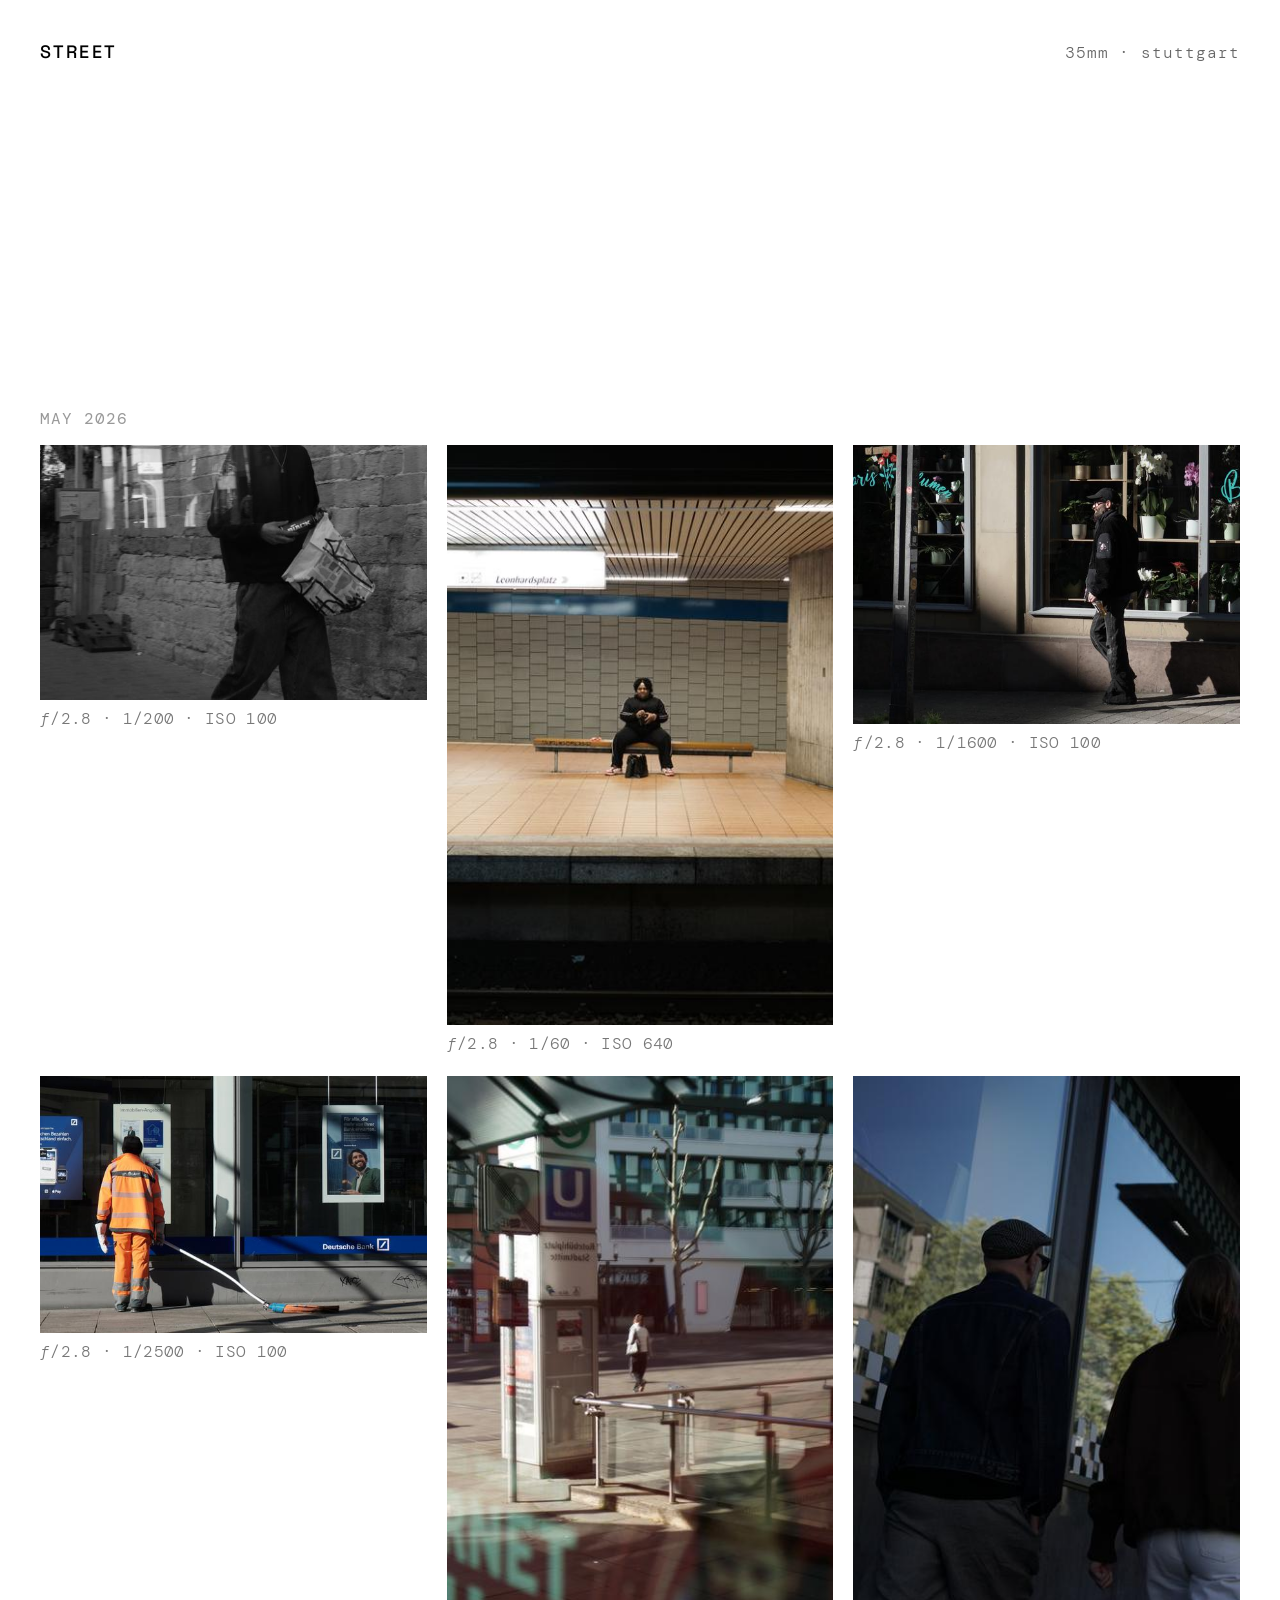
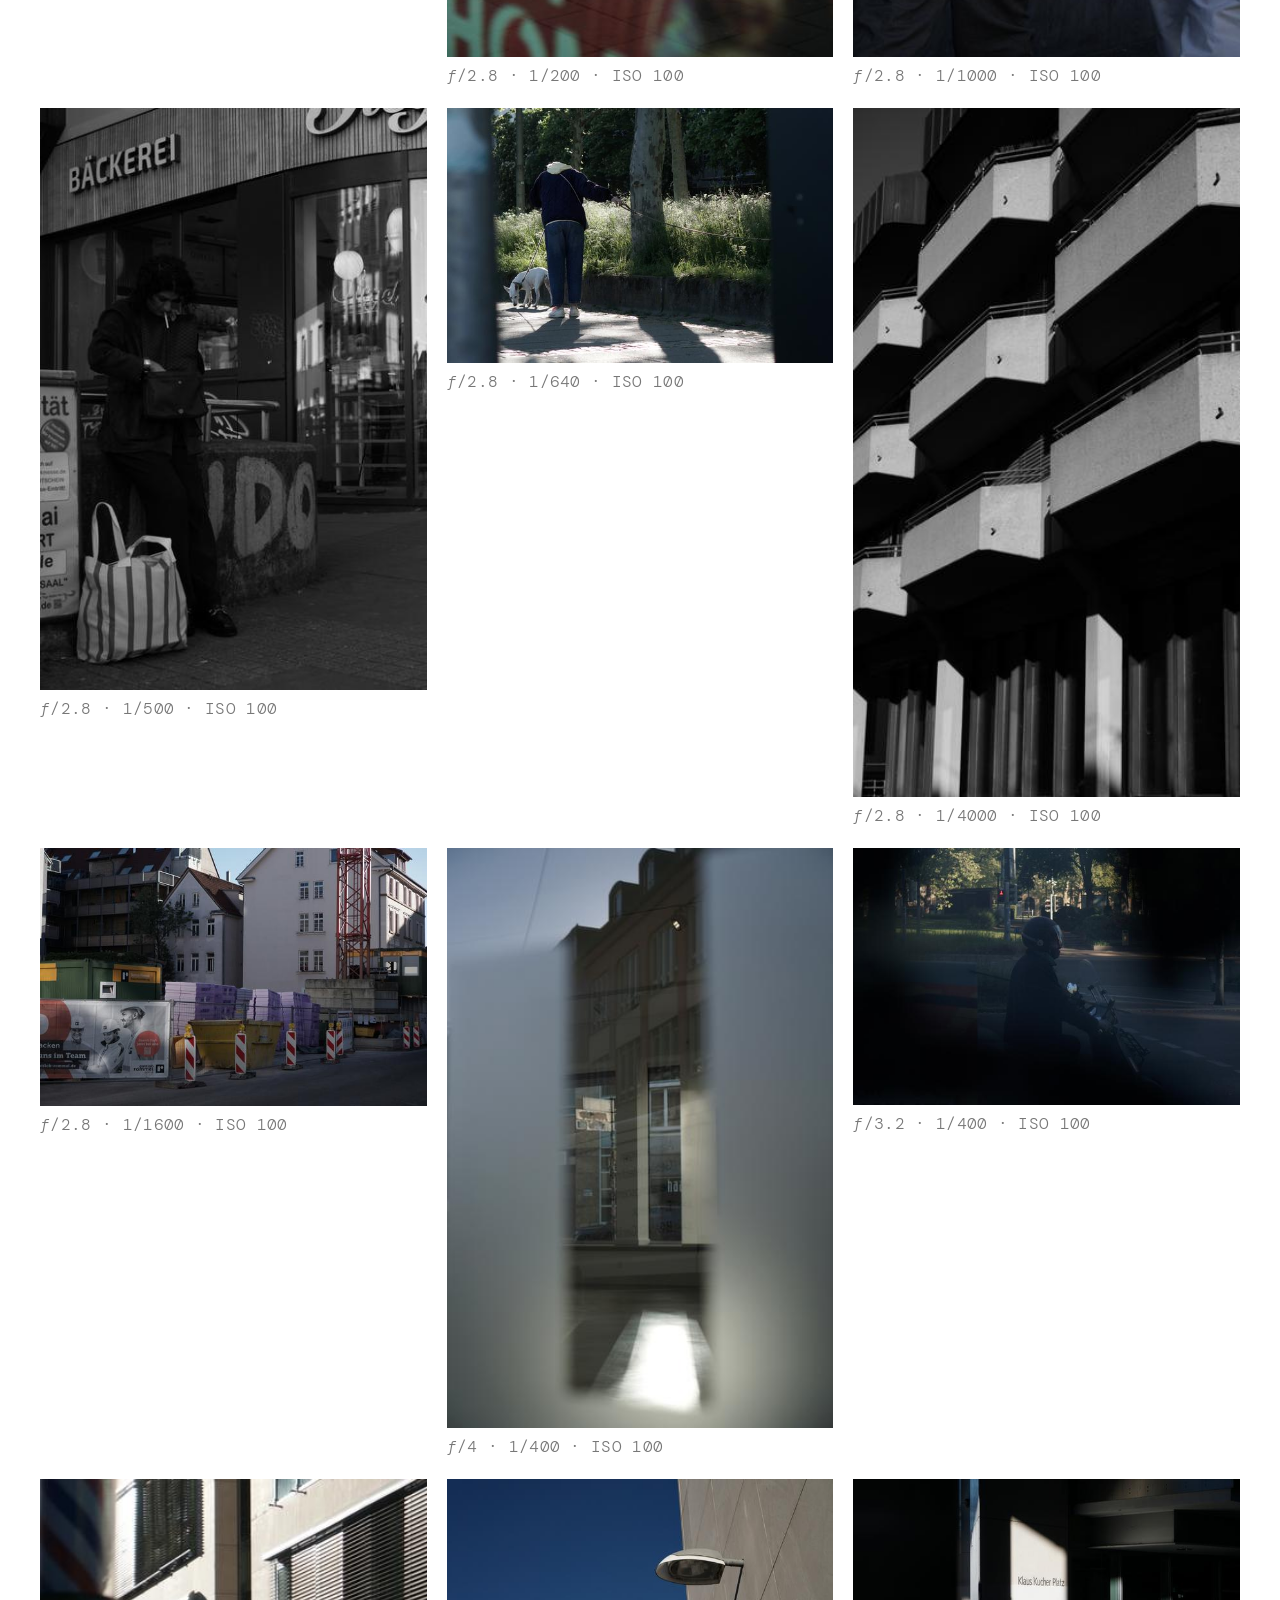
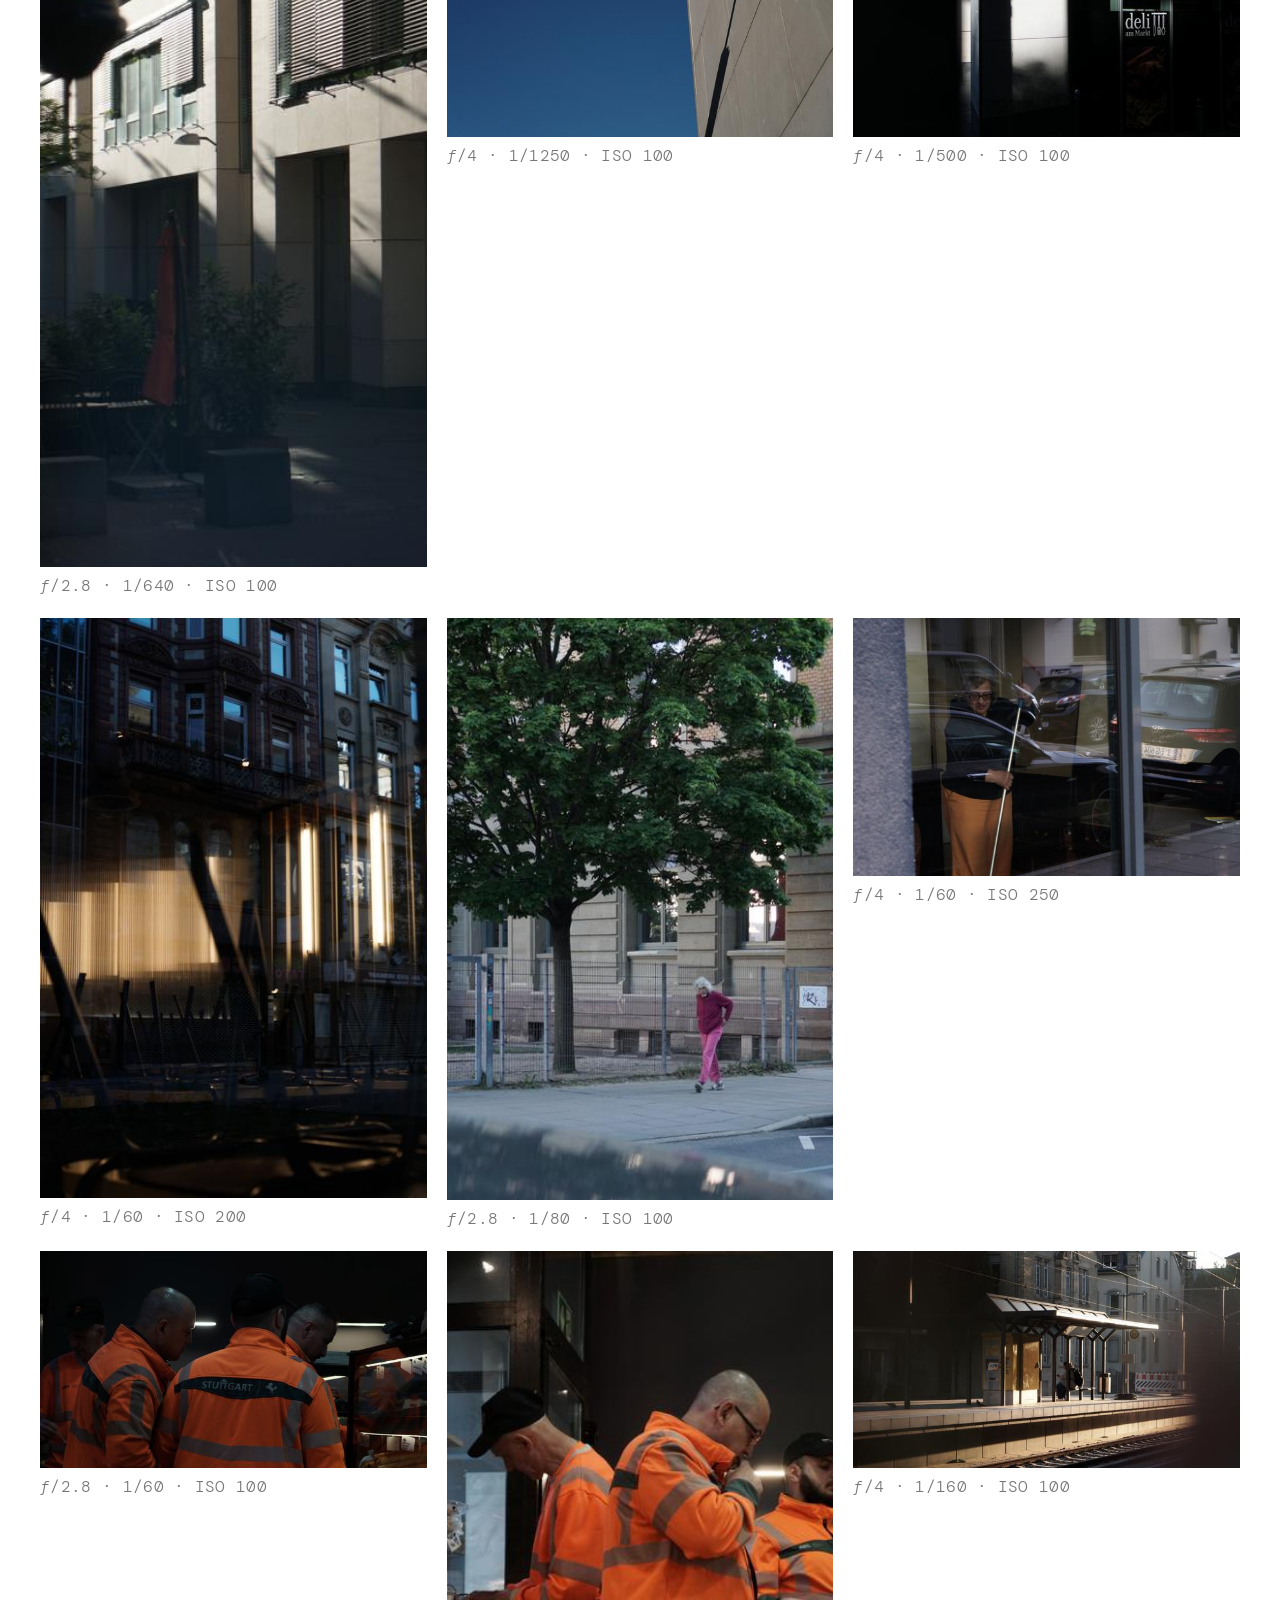
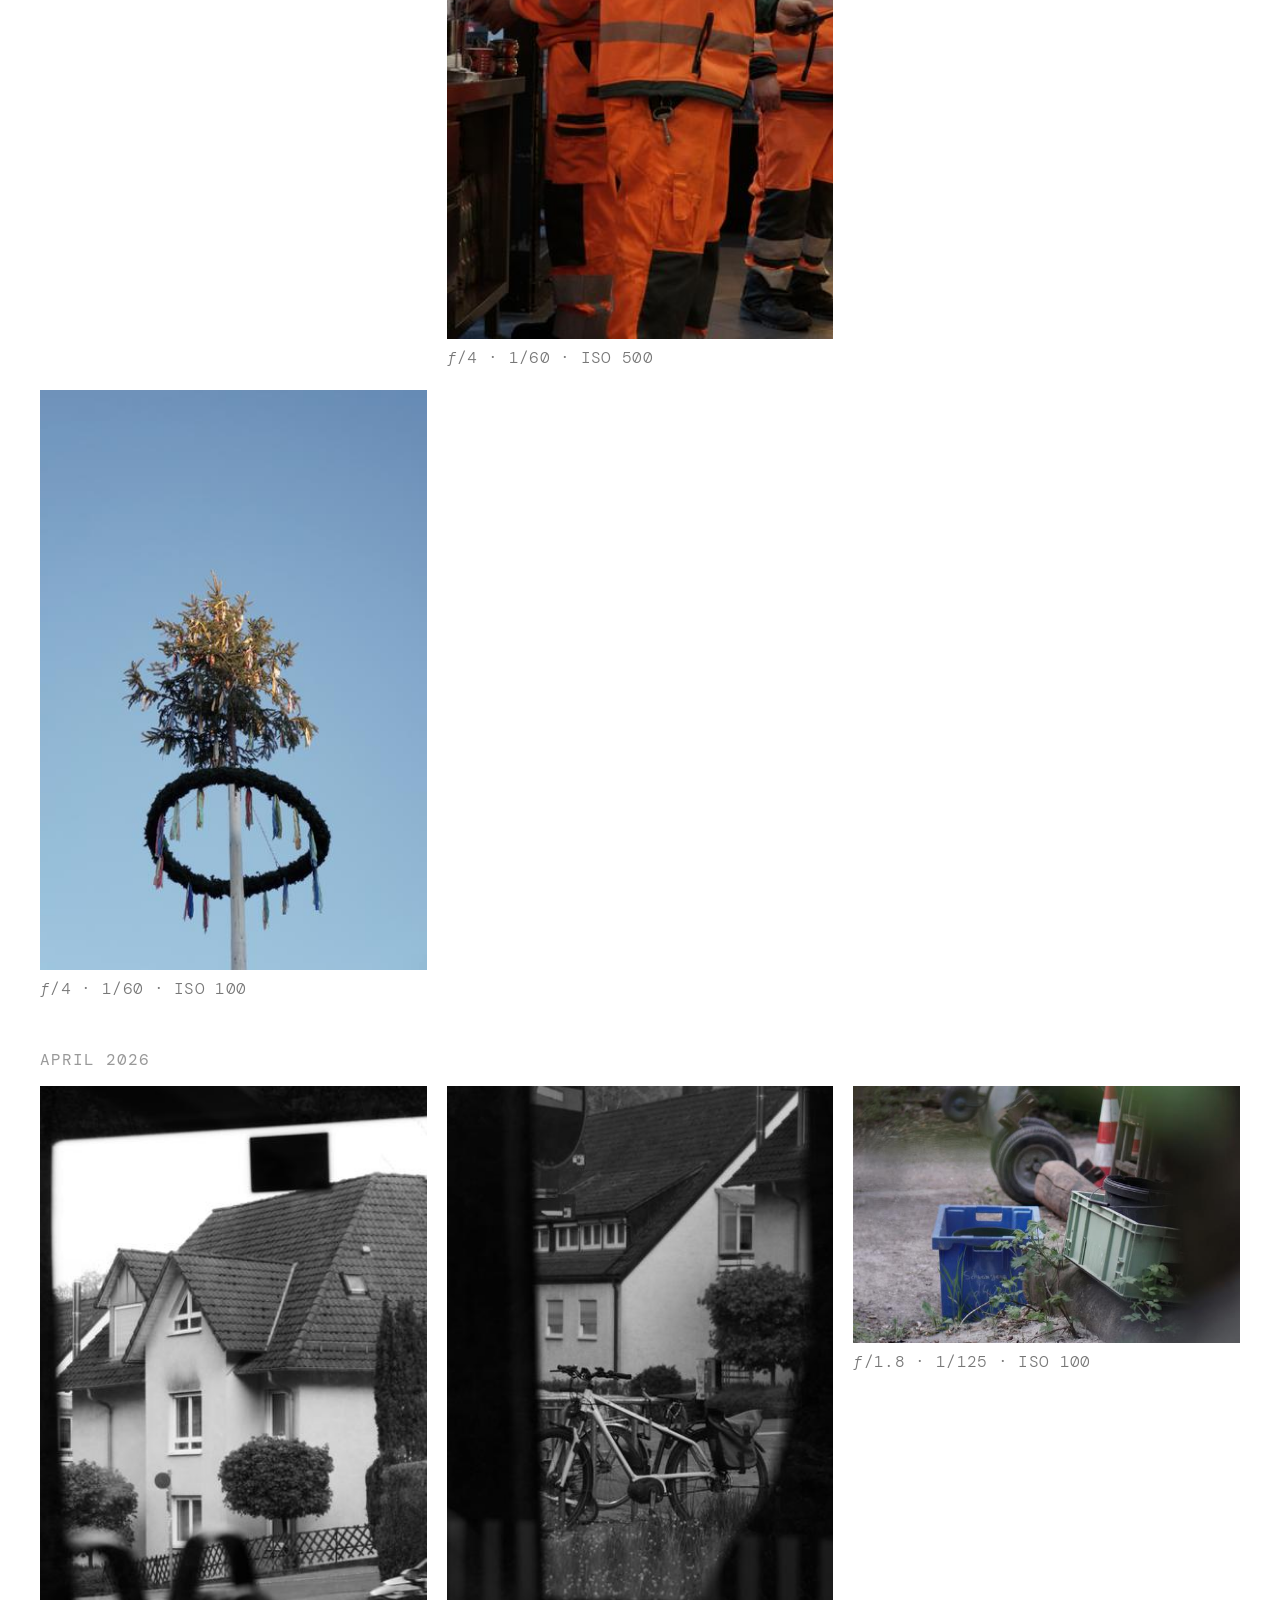
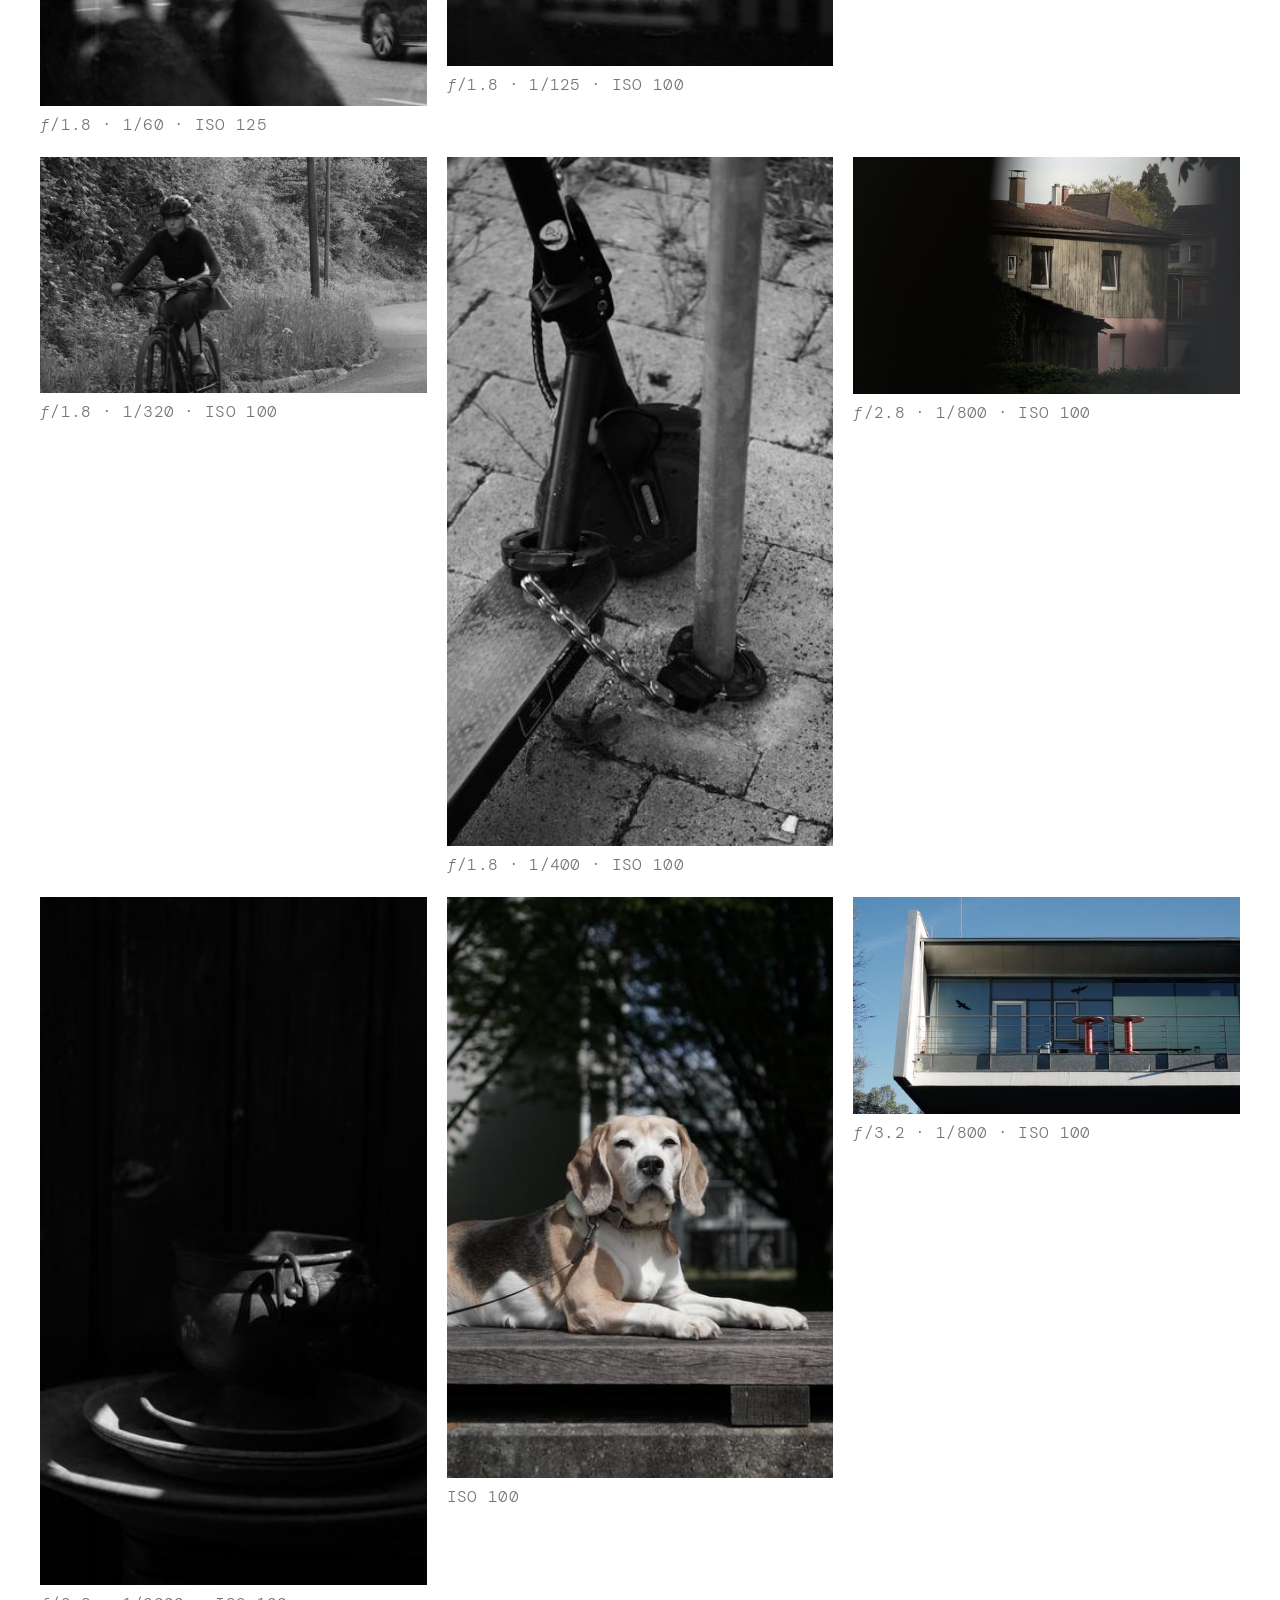
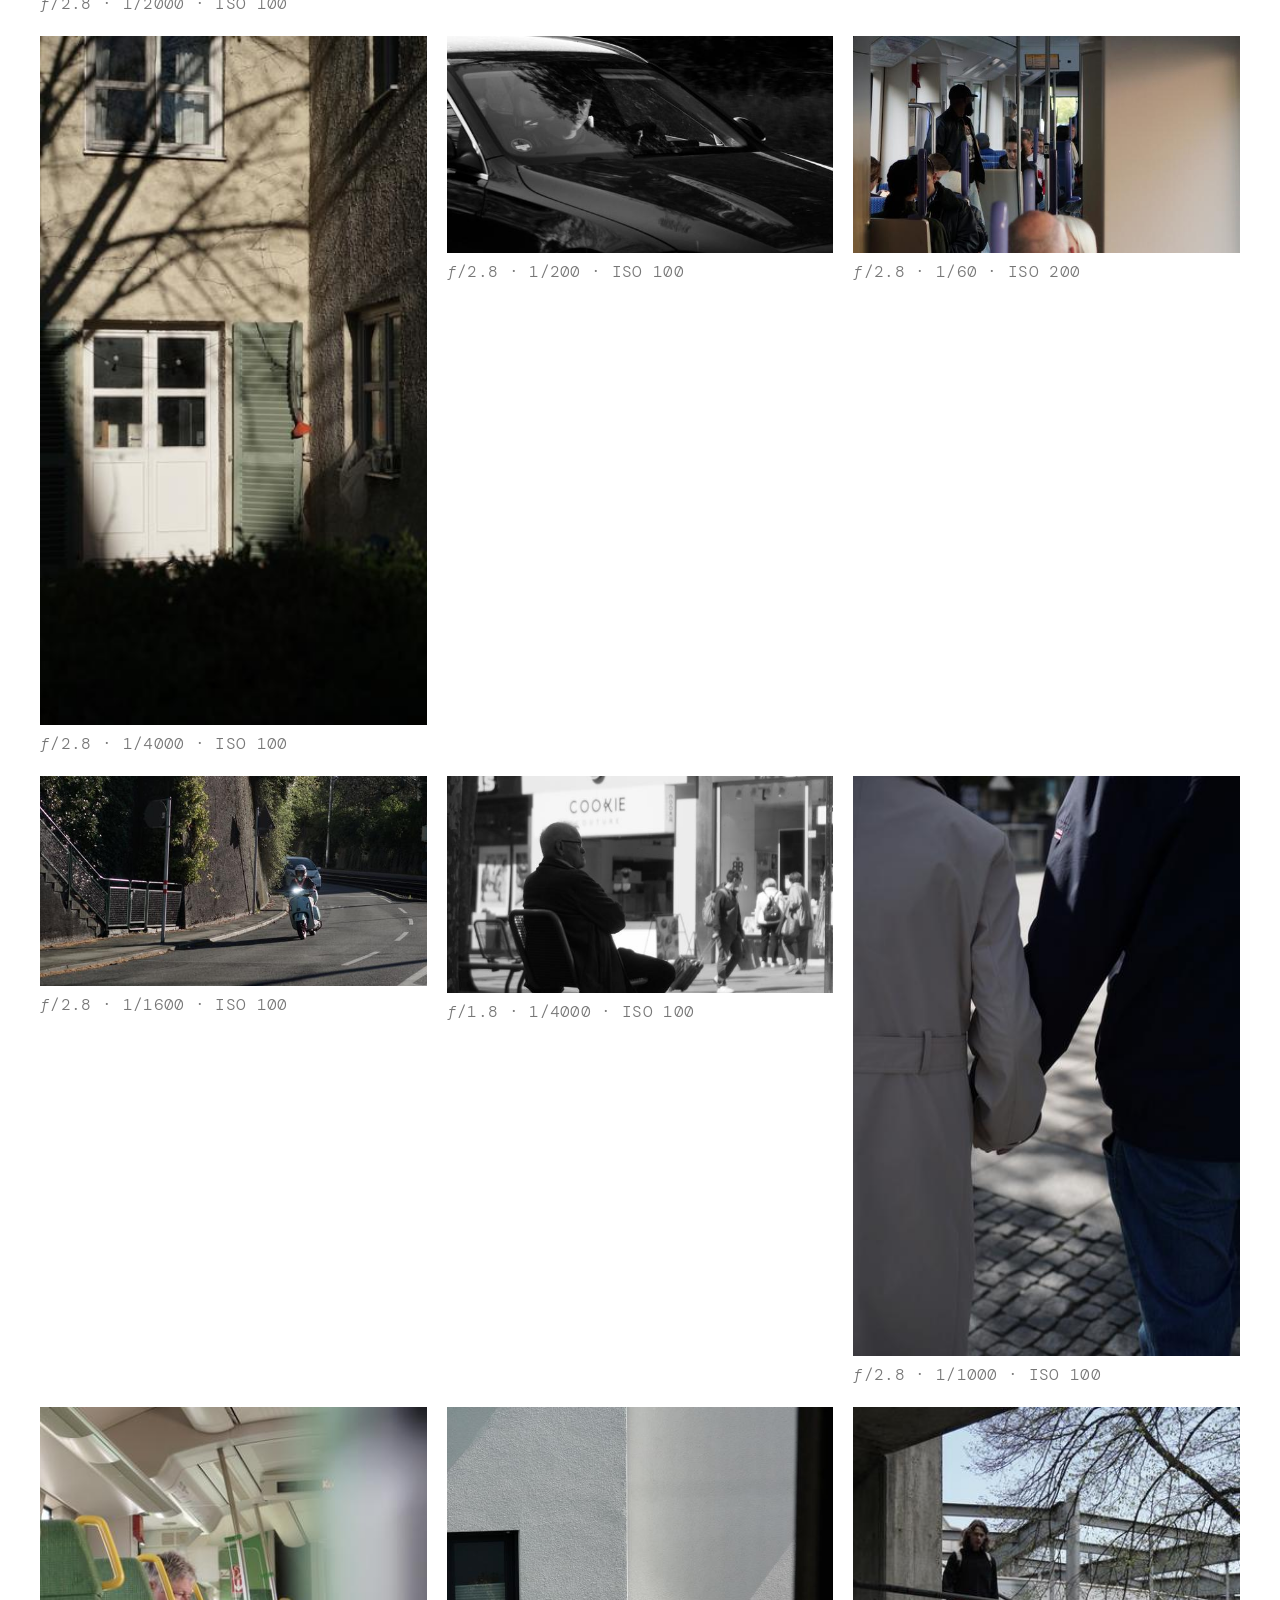
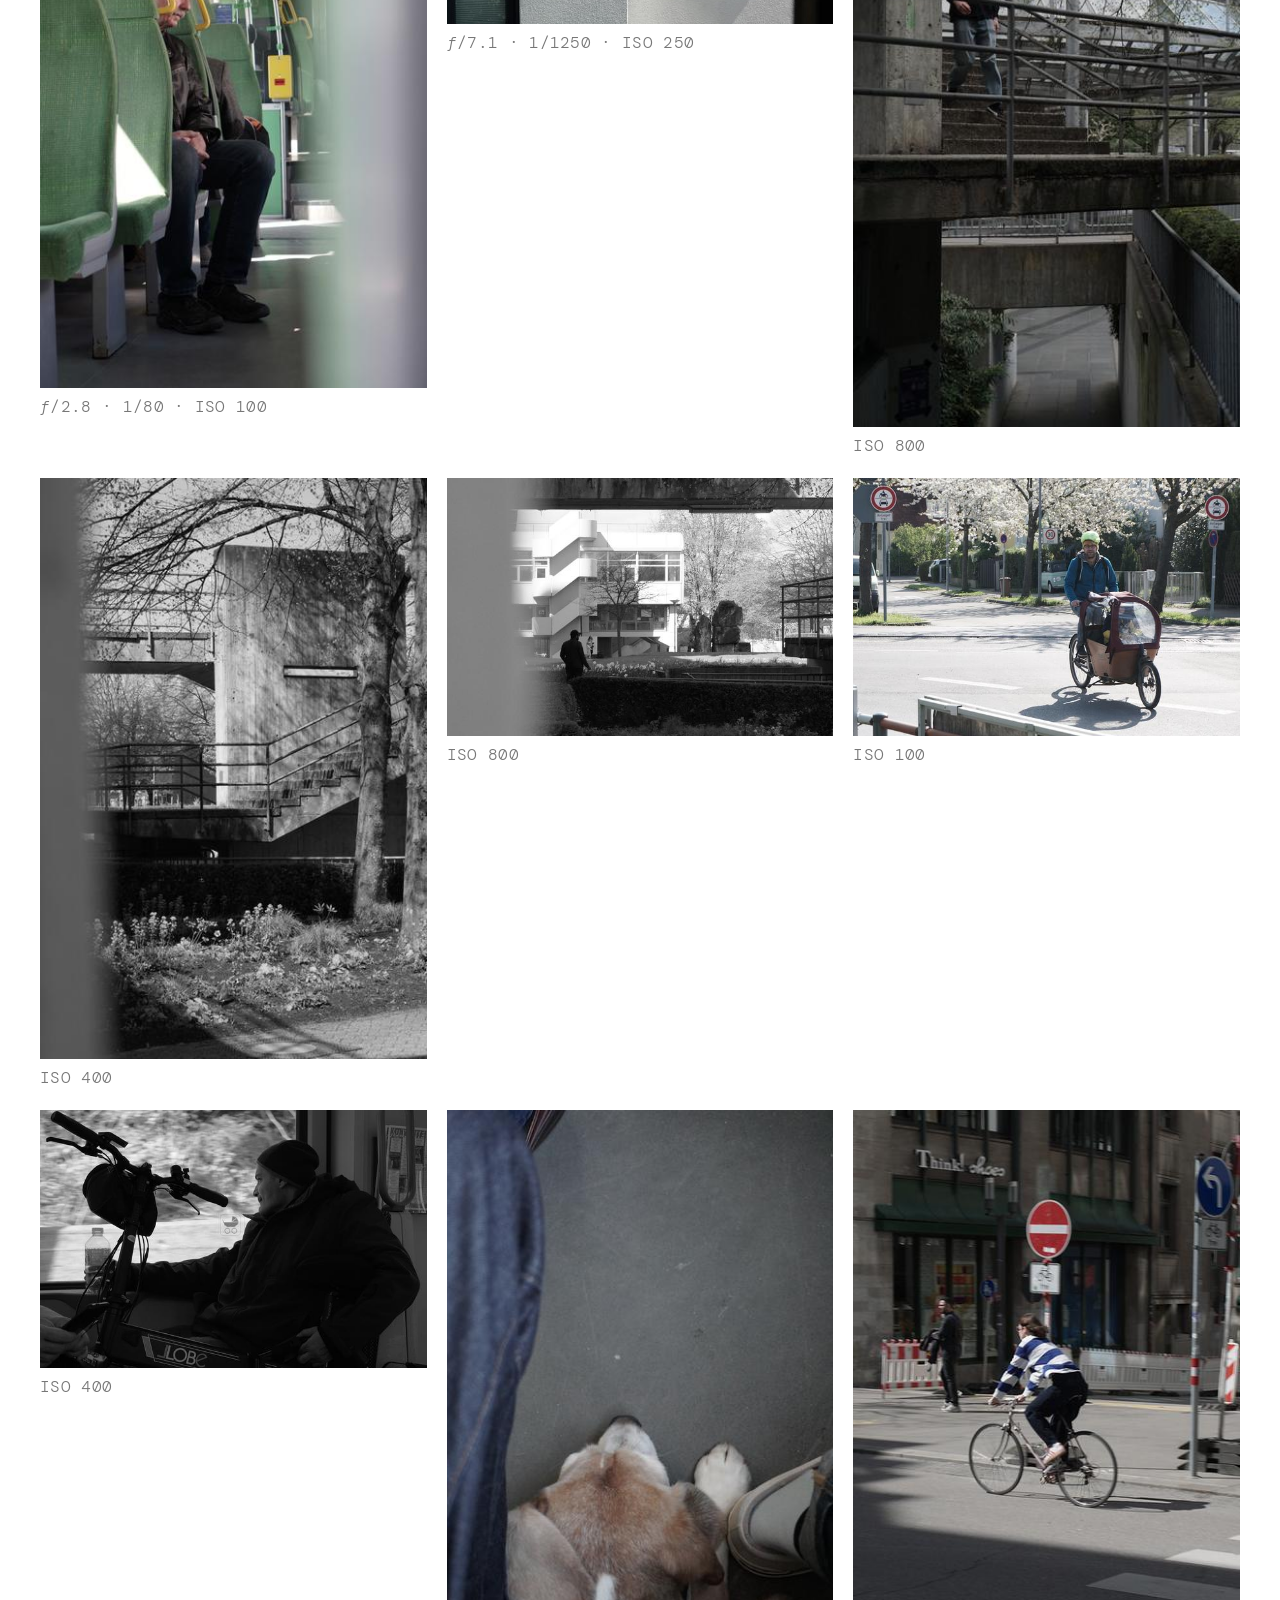
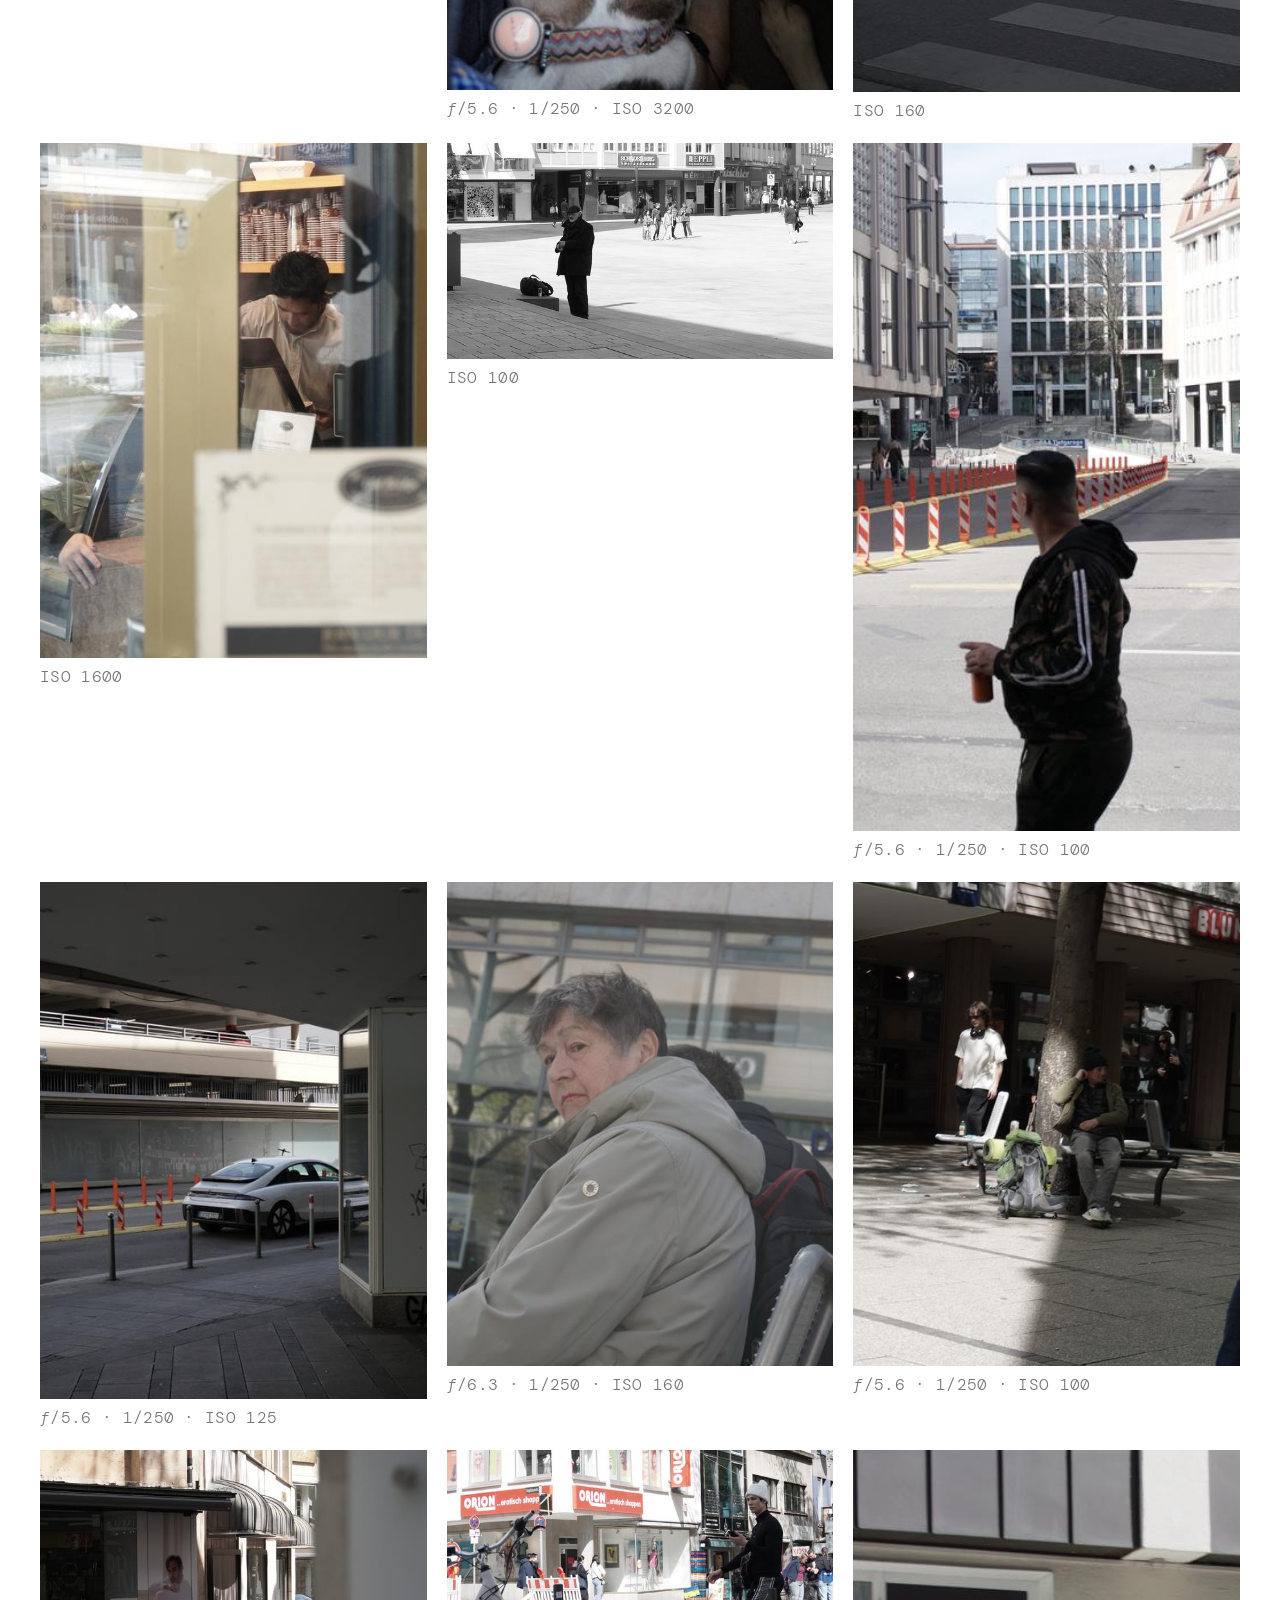
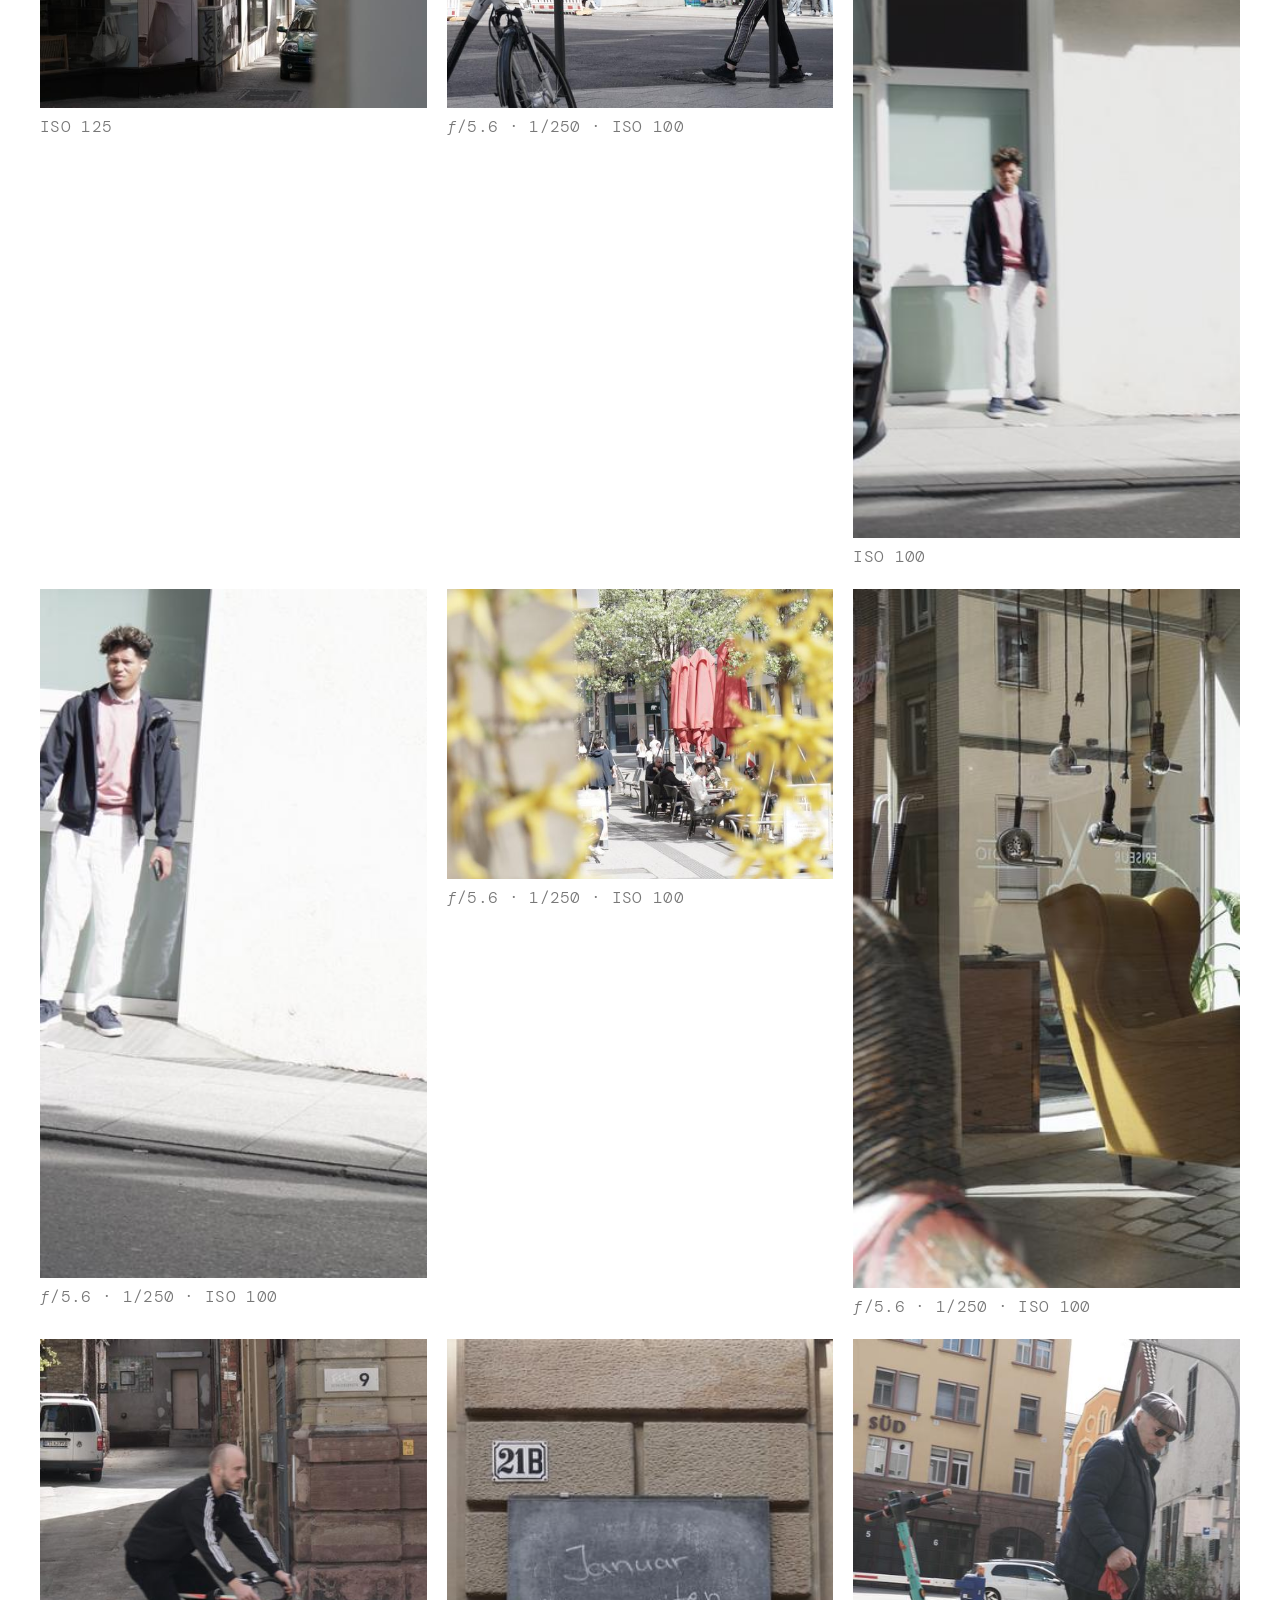
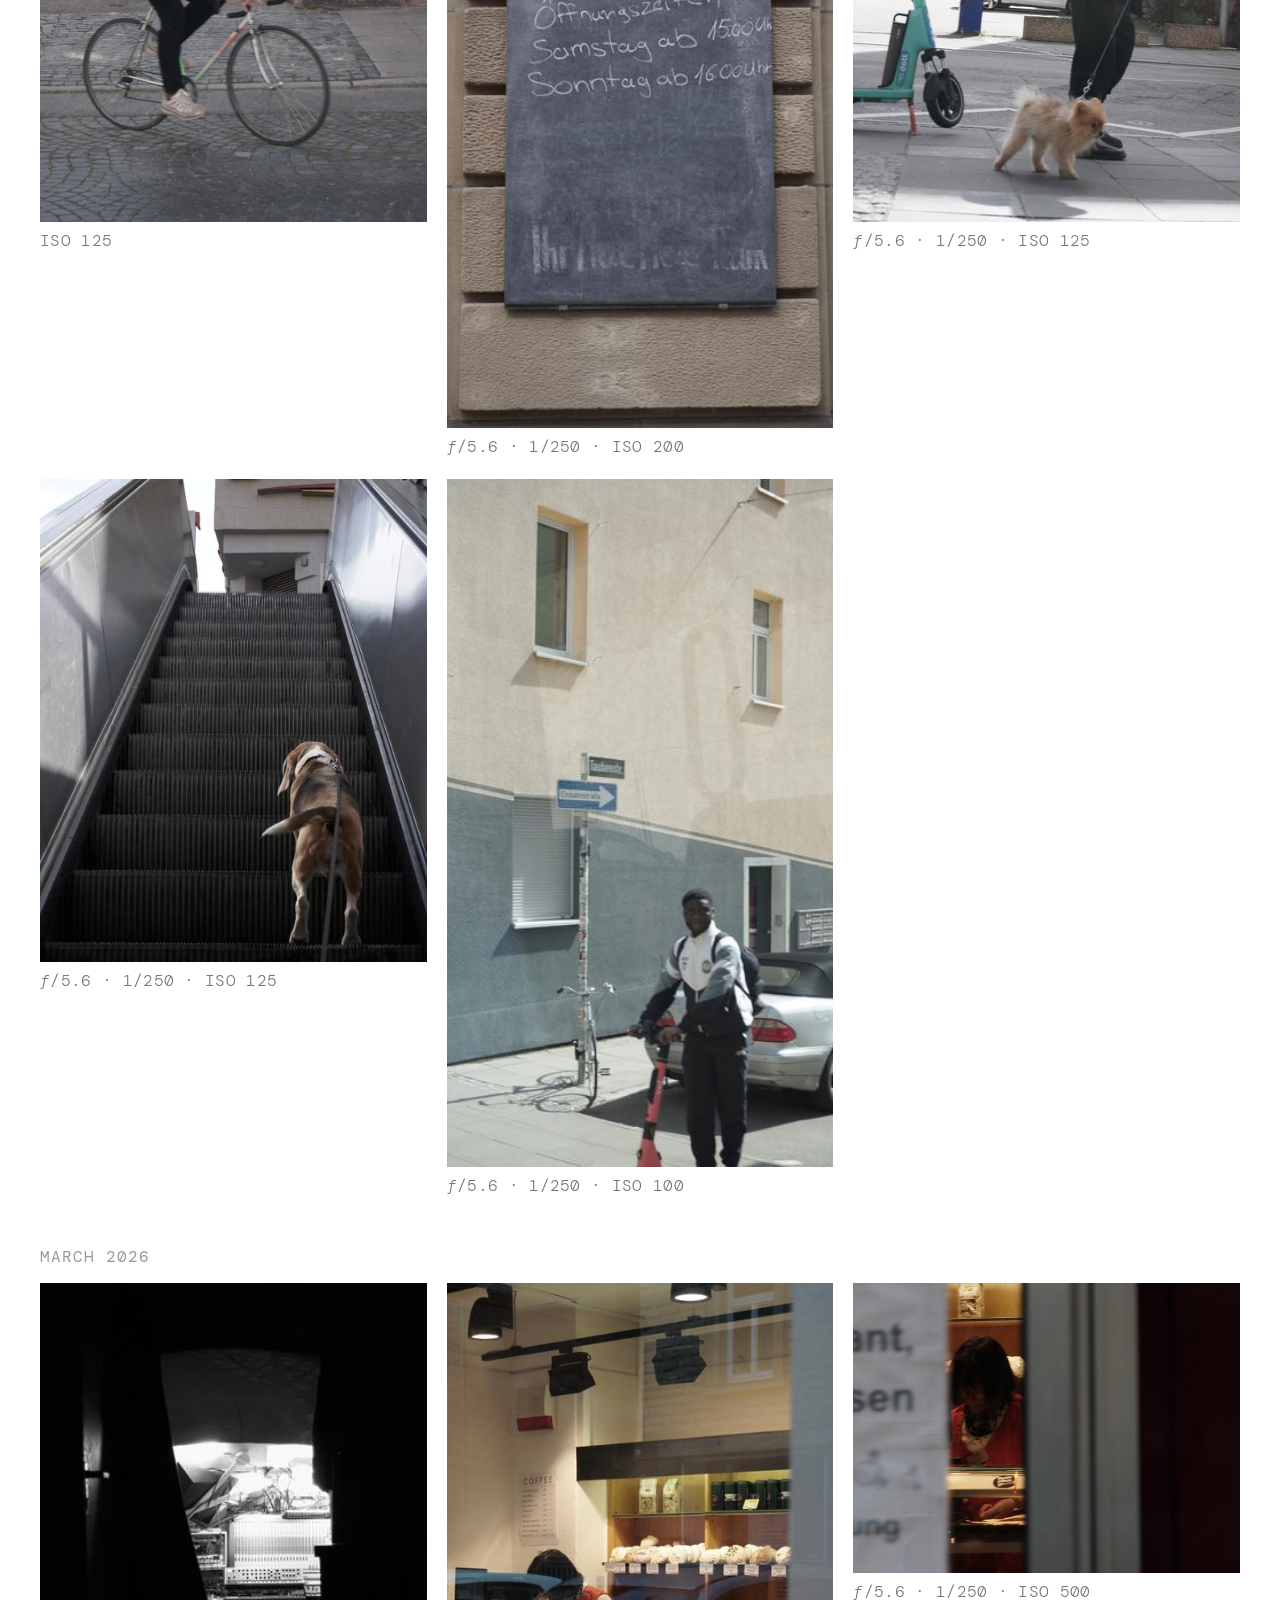
<file: index.html>
<!DOCTYPE html>
<html lang="en">
<head>
<meta charset="UTF-8">
<meta name="viewport" content="width=device-width, initial-scale=1.0">
<meta name="robots" content="noimageindex">
<title>street</title>
<style>
@import url('https://fonts.googleapis.com/css2?family=Space+Grotesk:wght@300;400;500;600&family=DM+Mono:wght@300;400&display=swap');

* { margin: 0; padding: 0; box-sizing: border-box; }

body {
  background: #fff;
  color: #000;
  font-family: 'Space Grotesk', sans-serif;
  -webkit-font-smoothing: antialiased;
}

/* Header */
.site-header {
  padding: 40px 40px 0;
  display: flex;
  justify-content: space-between;
  align-items: baseline;
  min-height: 360px;
  align-content: start;
  flex-wrap: wrap;
}

.site-title {
  font-size: 18px;
  font-weight: 500;
  letter-spacing: 0.12em;
  text-transform: uppercase;
}

.site-subtitle {
  font-size: 16px;
  font-weight: 300;
  color: #666;
  letter-spacing: 0.06em;
  font-family: 'DM Mono', monospace;
}

/* Grid */
.flow { padding: 0 40px 40px; }

.grid-section {
  display: grid;
  grid-template-columns: repeat(3, 1fr);
  gap: 20px;
}

.grid-item { cursor: pointer; }

.grid-item img {
  width: 100%;
  display: block;
  transition: opacity 0.3s ease;
  -webkit-user-drag: none;
  user-select: none;
  pointer-events: none;
}

.grid-item:hover img { opacity: 0.85; }

.grid-item .meta {
  font-size: 16px;
  font-weight: 300;
  color: #777;
  letter-spacing: 0.02em;
  margin-top: 8px;
  padding-bottom: 2px;
  transition: color 0.3s ease;
  font-family: 'DM Mono', monospace;
}

.grid-item:hover .meta { color: #444; }

/* Expanded photo */
.expanded-photo {
  width: 100vw;
  margin-left: -40px;
  margin-top: 20px;
  margin-bottom: 20px;
  display: flex;
  align-items: center;
  justify-content: center;
  flex-direction: column;
  padding: 60px 80px;
  opacity: 0;
  animation: expandIn 0.35s ease forwards;
  position: relative;
}

.close-btn {
  position: absolute;
  top: 24px;
  right: 36px;
  background: none;
  border: none;
  font-family: 'Space Grotesk', sans-serif;
  font-size: 32px;
  font-weight: 300;
  color: #777;
  cursor: pointer;
  transition: color 0.2s;
  line-height: 1;
  padding: 8px;
  z-index: 10;
}

.close-btn:hover { color: #000; }

.viewer-row {
  display: flex;
  align-items: center;
  justify-content: center;
  width: 100%;
  position: relative;
}

.nav-arrow {
  background: none;
  border: none;
  font-family: 'Space Grotesk', sans-serif;
  font-size: 32px;
  font-weight: 300;
  color: #777;
  cursor: pointer;
  padding: 24px 20px;
  transition: color 0.2s;
  flex-shrink: 0;
  user-select: none;
  line-height: 1;
}

.nav-arrow:hover { color: #000; }
.nav-arrow:disabled { color: #ccc; cursor: default; }

/* Image stage */
.img-stage {
  flex: 1;
  min-width: 0;
  position: relative;
  display: flex;
  align-items: center;
  justify-content: center;
  cursor: zoom-in;
}

.img-stage.enlarged { cursor: zoom-out; }

.img-stage img {
  max-width: 100%;
  max-height: 78vh;
  object-fit: contain;
  display: block;
  user-select: none;
  -webkit-user-drag: none;
  transition: opacity 0.25s ease, max-height 0.3s ease;
}

.img-stage .img-back {
  position: absolute;
  top: 50%;
  left: 50%;
  transform: translate(-50%, -50%);
  opacity: 0;
}

.img-stage.enlarged img { max-height: none; }

.meta-expanded {
  font-size: 16px;
  font-weight: 300;
  color: #666;
  letter-spacing: 0.02em;
  margin-top: 20px;
  text-align: center;
  font-family: 'DM Mono', monospace;
}

@keyframes expandIn {
  from { opacity: 0; }
  to { opacity: 1; }
}

/* Date dividers */
.date-divider {
  font-size: 16px;
  font-weight: 400;
  color: #999;
  letter-spacing: 0.06em;
  text-transform: uppercase;
  padding: 48px 0 16px;
  font-family: 'DM Mono', monospace;
}

/* Share button */
.share-btn {
  background: none;
  border: none;
  color: #bbb;
  cursor: pointer;
  padding: 4px 8px;
  margin-left: 8px;
  vertical-align: middle;
  transition: color 0.2s;
  position: relative;
}

.share-btn:hover { color: #555; }

.share-btn.copied { color: #000; }

.share-btn.copied::after {
  content: 'Copied';
  position: absolute;
  bottom: -24px;
  left: 50%;
  transform: translateX(-50%);
  font-size: 16px;
  font-family: 'DM Mono', monospace;
  color: #666;
  white-space: nowrap;
}

/* Stats */
.stats { padding: 80px 40px 0; max-width: 720px; }
.stats-title { font-size: 16px; font-weight: 400; color: #999; letter-spacing: 0.08em; text-transform: uppercase; margin-bottom: 24px; }
.stats-row { display: flex; gap: 48px; flex-wrap: wrap; margin-bottom: 16px; }
.stat-group { min-width: 140px; }
.stat-label { font-size: 16px; font-weight: 400; color: #666; margin-bottom: 8px; }
.stat-bar-row { display: flex; align-items: center; gap: 8px; margin-bottom: 4px; }
.stat-bar-label { font-size: 16px; font-weight: 300; color: #777; font-family: 'DM Mono', monospace; min-width: 72px; }
.stat-bar { height: 6px; background: #ddd; border-radius: 3px; transition: width 0.3s ease; }
.stat-bar-count { font-size: 16px; font-weight: 300; color: #aaa; font-family: 'DM Mono', monospace; }

/* Footer */
.site-footer { padding: 80px 40px 40px; }
.site-footer span { font-size: 16px; font-weight: 300; color: #888; letter-spacing: 0.03em; font-family: 'DM Mono', monospace; }
.site-footer a { color: #666; text-decoration: none; transition: color 0.2s; }
.site-footer a:hover { color: #000; }
.footer-email { margin-top: 16px; }
.footer-copy { margin-top: 40px; }
.footer-notice { color: #aaa; margin-top: 6px; display: inline-block; }

/* Breakpoints: 6 → 5 → 4 → 3 → 2 → 1 */
@media (min-width: 2200px) { .grid-section { grid-template-columns: repeat(6, 1fr); gap: 16px; } }
@media (min-width: 1800px) and (max-width: 2199px) { .grid-section { grid-template-columns: repeat(5, 1fr); gap: 18px; } }
@media (min-width: 1400px) and (max-width: 1799px) { .grid-section { grid-template-columns: repeat(4, 1fr); gap: 18px; } }
@media (max-width: 1399px) and (min-width: 1101px) { .grid-section { grid-template-columns: repeat(3, 1fr); gap: 20px; } }

@media (max-width: 1100px) {
  /* .grid-section { grid-template-columns: repeat(2, 1fr); gap: 16px; } */
  .grid-section { grid-template-columns: 1fr; gap: 0px; }
  .flow { padding: 0 20px 20px; }
  .site-header { padding: 24px 20px 0; min-height: 200px; }
  .grid-item { cursor: default; }
  .grid-item:hover img { opacity: 1; }
  .stats { padding: 60px 20px 0; }
  .site-footer { padding: 60px 20px 40px; }
}

@media (max-width: 640px) {
  .grid-section { grid-template-columns: 1fr; gap: 8px; }
  .flow { padding: 0 16px 16px; }
  .site-header { padding: 24px 16px 0; flex-direction: column; gap: 4px; min-height: 160px; }
  .stats { padding: 48px 16px 0; }
  .stats-row { gap: 32px; }
  .site-footer { padding: 48px 16px 32px; }
}

/* Animation — only on initial load via .entering */
.grid-item.entering {
  opacity: 0;
  transform: translateY(8px);
  animation: fadeUp 0.45s ease forwards;
}

@keyframes fadeUp {
  to { opacity: 1; transform: translateY(0); }
}

</style>
</head>
<body>
<header class="site-header">
  <span class="site-title">street</span>
  <span class="site-subtitle">35mm · stuttgart</span>
</header>
<div class="flow" id="flow"></div>
<div class="stats">
  <div class="stats-title">112 shots</div>
  <div class="stats-row">
    <div class="stat-group"><div class="stat-label">Aperture</div><div class="stat-bar-row"><span class="stat-bar-label">ƒ/5.6</span><div class="stat-bar" style="width:120px;"></div><span class="stat-bar-count">37</span></div>
<div class="stat-bar-row"><span class="stat-bar-label">ƒ/2.8</span><div class="stat-bar" style="width:68px;"></div><span class="stat-bar-count">21</span></div>
<div class="stat-bar-row"><span class="stat-bar-label">ƒ/4</span><div class="stat-bar" style="width:25px;"></div><span class="stat-bar-count">8</span></div>
<div class="stat-bar-row"><span class="stat-bar-label">ƒ/5</span><div class="stat-bar" style="width:22px;"></div><span class="stat-bar-count">7</span></div>
<div class="stat-bar-row"><span class="stat-bar-label">ƒ/1.8</span><div class="stat-bar" style="width:19px;"></div><span class="stat-bar-count">6</span></div>
<div class="stat-bar-row"><span class="stat-bar-label">ƒ/6.3</span><div class="stat-bar" style="width:8px;"></div><span class="stat-bar-count">2</span></div>
<div class="stat-bar-row"><span class="stat-bar-label">ƒ/11</span><div class="stat-bar" style="width:8px;"></div><span class="stat-bar-count">2</span></div>
<div class="stat-bar-row"><span class="stat-bar-label">ƒ/3.2</span><div class="stat-bar" style="width:8px;"></div><span class="stat-bar-count">2</span></div>
<div class="stat-bar-row"><span class="stat-bar-label">ƒ/8</span><div class="stat-bar" style="width:8px;"></div><span class="stat-bar-count">1</span></div>
<div class="stat-bar-row"><span class="stat-bar-label">ƒ/4.5</span><div class="stat-bar" style="width:8px;"></div><span class="stat-bar-count">1</span></div>
<div class="stat-bar-row"><span class="stat-bar-label">ƒ/7.1</span><div class="stat-bar" style="width:8px;"></div><span class="stat-bar-count">1</span></div>
</div><div class="stat-group"><div class="stat-label">Shutter</div><div class="stat-bar-row"><span class="stat-bar-label">1/250</span><div class="stat-bar" style="width:120px;"></div><span class="stat-bar-count">27</span></div>
<div class="stat-bar-row"><span class="stat-bar-label">1/125</span><div class="stat-bar" style="width:57px;"></div><span class="stat-bar-count">13</span></div>
<div class="stat-bar-row"><span class="stat-bar-label">1/400</span><div class="stat-bar" style="width:44px;"></div><span class="stat-bar-count">10</span></div>
<div class="stat-bar-row"><span class="stat-bar-label">1/60</span><div class="stat-bar" style="width:35px;"></div><span class="stat-bar-count">8</span></div>
<div class="stat-bar-row"><span class="stat-bar-label">1/200</span><div class="stat-bar" style="width:22px;"></div><span class="stat-bar-count">5</span></div>
<div class="stat-bar-row"><span class="stat-bar-label">1/4000</span><div class="stat-bar" style="width:13px;"></div><span class="stat-bar-count">3</span></div>
<div class="stat-bar-row"><span class="stat-bar-label">1/1600</span><div class="stat-bar" style="width:13px;"></div><span class="stat-bar-count">3</span></div>
<div class="stat-bar-row"><span class="stat-bar-label">1/160</span><div class="stat-bar" style="width:8px;"></div><span class="stat-bar-count">2</span></div>
<div class="stat-bar-row"><span class="stat-bar-label">1/1250</span><div class="stat-bar" style="width:8px;"></div><span class="stat-bar-count">2</span></div>
<div class="stat-bar-row"><span class="stat-bar-label">1/80</span><div class="stat-bar" style="width:8px;"></div><span class="stat-bar-count">2</span></div>
<div class="stat-bar-row"><span class="stat-bar-label">1/1000</span><div class="stat-bar" style="width:8px;"></div><span class="stat-bar-count">2</span></div>
<div class="stat-bar-row"><span class="stat-bar-label">1/800</span><div class="stat-bar" style="width:8px;"></div><span class="stat-bar-count">2</span></div>
<div class="stat-bar-row"><span class="stat-bar-label">1/500</span><div class="stat-bar" style="width:8px;"></div><span class="stat-bar-count">2</span></div>
<div class="stat-bar-row"><span class="stat-bar-label">1/640</span><div class="stat-bar" style="width:8px;"></div><span class="stat-bar-count">2</span></div>
<div class="stat-bar-row"><span class="stat-bar-label">1/10</span><div class="stat-bar" style="width:8px;"></div><span class="stat-bar-count">1</span></div>
<div class="stat-bar-row"><span class="stat-bar-label">1/13</span><div class="stat-bar" style="width:8px;"></div><span class="stat-bar-count">1</span></div>
<div class="stat-bar-row"><span class="stat-bar-label">1/2000</span><div class="stat-bar" style="width:8px;"></div><span class="stat-bar-count">1</span></div>
<div class="stat-bar-row"><span class="stat-bar-label">1/320</span><div class="stat-bar" style="width:8px;"></div><span class="stat-bar-count">1</span></div>
<div class="stat-bar-row"><span class="stat-bar-label">1/2500</span><div class="stat-bar" style="width:8px;"></div><span class="stat-bar-count">1</span></div>
</div><div class="stat-group"><div class="stat-label">ISO</div><div class="stat-bar-row"><span class="stat-bar-label">ISO 100</span><div class="stat-bar" style="width:120px;"></div><span class="stat-bar-count">49</span></div>
<div class="stat-bar-row"><span class="stat-bar-label">ISO 400</span><div class="stat-bar" style="width:26px;"></div><span class="stat-bar-count">11</span></div>
<div class="stat-bar-row"><span class="stat-bar-label">ISO 3200</span><div class="stat-bar" style="width:22px;"></div><span class="stat-bar-count">9</span></div>
<div class="stat-bar-row"><span class="stat-bar-label">ISO 125</span><div class="stat-bar" style="width:17px;"></div><span class="stat-bar-count">7</span></div>
<div class="stat-bar-row"><span class="stat-bar-label">ISO 800</span><div class="stat-bar" style="width:14px;"></div><span class="stat-bar-count">6</span></div>
<div class="stat-bar-row"><span class="stat-bar-label">ISO 1600</span><div class="stat-bar" style="width:12px;"></div><span class="stat-bar-count">5</span></div>
<div class="stat-bar-row"><span class="stat-bar-label">ISO 250</span><div class="stat-bar" style="width:12px;"></div><span class="stat-bar-count">5</span></div>
<div class="stat-bar-row"><span class="stat-bar-label">ISO 200</span><div class="stat-bar" style="width:9px;"></div><span class="stat-bar-count">4</span></div>
<div class="stat-bar-row"><span class="stat-bar-label">ISO 320</span><div class="stat-bar" style="width:8px;"></div><span class="stat-bar-count">3</span></div>
<div class="stat-bar-row"><span class="stat-bar-label">ISO 500</span><div class="stat-bar" style="width:8px;"></div><span class="stat-bar-count">3</span></div>
<div class="stat-bar-row"><span class="stat-bar-label">ISO 2000</span><div class="stat-bar" style="width:8px;"></div><span class="stat-bar-count">2</span></div>
<div class="stat-bar-row"><span class="stat-bar-label">ISO 1000</span><div class="stat-bar" style="width:8px;"></div><span class="stat-bar-count">2</span></div>
<div class="stat-bar-row"><span class="stat-bar-label">ISO 640</span><div class="stat-bar" style="width:8px;"></div><span class="stat-bar-count">2</span></div>
<div class="stat-bar-row"><span class="stat-bar-label">ISO 160</span><div class="stat-bar" style="width:8px;"></div><span class="stat-bar-count">2</span></div>
<div class="stat-bar-row"><span class="stat-bar-label">ISO 2500</span><div class="stat-bar" style="width:8px;"></div><span class="stat-bar-count">1</span></div>
<div class="stat-bar-row"><span class="stat-bar-label">ISO 6400</span><div class="stat-bar" style="width:8px;"></div><span class="stat-bar-count">1</span></div>
</div>
  </div>
</div>
<footer class="site-footer">
  <div class="footer-email"><span><a href="mailto:hi@kremenskii.art">hi@kremenskii.art</a></span></div>
  <div class="footer-copy">
    <span>&copy; Dmitrii Kremenskii. All rights reserved.</span><br>
    <span class="footer-notice">No image may be reproduced without written permission.</span>
  </div>
</footer>
<script>
const photos = [
  {
    "id": "3d-5510",
    "thumb": "photos/thumb/DSC05510-crop-edit.jpg",
    "full": "photos/full/DSC05510-crop-edit.jpg",
    "meta": "ƒ/2.8 · 1/200 · ISO 100",
    "date_group": "May 2026"
  },
  {
    "id": "f1-5492",
    "thumb": "photos/thumb/DSC05492-crop-edit.jpg",
    "full": "photos/full/DSC05492-crop-edit.jpg",
    "meta": "ƒ/2.8 · 1/60 · ISO 640",
    "date_group": "May 2026"
  },
  {
    "id": "73-5423",
    "thumb": "photos/thumb/DSC05423-crop-edit.jpg",
    "full": "photos/full/DSC05423-crop-edit.jpg",
    "meta": "ƒ/2.8 · 1/1600 · ISO 100",
    "date_group": "May 2026"
  },
  {
    "id": "36-5291",
    "thumb": "photos/thumb/DSC05291-crop-edit.jpg",
    "full": "photos/full/DSC05291-crop-edit.jpg",
    "meta": "ƒ/2.8 · 1/2500 · ISO 100",
    "date_group": "May 2026"
  },
  {
    "id": "06-5269",
    "thumb": "photos/thumb/DSC05269-crop-edit.jpg",
    "full": "photos/full/DSC05269-crop-edit.jpg",
    "meta": "ƒ/2.8 · 1/200 · ISO 100",
    "date_group": "May 2026"
  },
  {
    "id": "12-5204",
    "thumb": "photos/thumb/DSC05204-crop-edit.jpg",
    "full": "photos/full/DSC05204-crop-edit.jpg",
    "meta": "ƒ/2.8 · 1/1000 · ISO 100",
    "date_group": "May 2026"
  },
  {
    "id": "64-5113",
    "thumb": "photos/thumb/DSC05113-crop-edit.jpg",
    "full": "photos/full/DSC05113-crop-edit.jpg",
    "meta": "ƒ/2.8 · 1/500 · ISO 100",
    "date_group": "May 2026"
  },
  {
    "id": "3e-5034",
    "thumb": "photos/thumb/DSC05034-crop-edit.jpg",
    "full": "photos/full/DSC05034-crop-edit.jpg",
    "meta": "ƒ/2.8 · 1/640 · ISO 100",
    "date_group": "May 2026"
  },
  {
    "id": "d9-4996",
    "thumb": "photos/thumb/DSC04996-crop-edit.jpg",
    "full": "photos/full/DSC04996-crop-edit.jpg",
    "meta": "ƒ/2.8 · 1/4000 · ISO 100",
    "date_group": "May 2026"
  },
  {
    "id": "ef-4977",
    "thumb": "photos/thumb/DSC04977-crop-edit.jpg",
    "full": "photos/full/DSC04977-crop-edit.jpg",
    "meta": "ƒ/2.8 · 1/1600 · ISO 100",
    "date_group": "May 2026"
  },
  {
    "id": "6b-4971",
    "thumb": "photos/thumb/DSC04971-crop-edit.jpg",
    "full": "photos/full/DSC04971-crop-edit.jpg",
    "meta": "ƒ/4 · 1/400 · ISO 100",
    "date_group": "May 2026"
  },
  {
    "id": "19-4909",
    "thumb": "photos/thumb/DSC04909-crop-edit.jpg",
    "full": "photos/full/DSC04909-crop-edit.jpg",
    "meta": "ƒ/3.2 · 1/400 · ISO 100",
    "date_group": "May 2026"
  },
  {
    "id": "65-4906",
    "thumb": "photos/thumb/DSC04906-crop-edit.jpg",
    "full": "photos/full/DSC04906-crop-edit.jpg",
    "meta": "ƒ/2.8 · 1/640 · ISO 100",
    "date_group": "May 2026"
  },
  {
    "id": "f9-4894",
    "thumb": "photos/thumb/DSC04894-crop-edit.jpg",
    "full": "photos/full/DSC04894-crop-edit.jpg",
    "meta": "ƒ/4 · 1/1250 · ISO 100",
    "date_group": "May 2026"
  },
  {
    "id": "ac-4856",
    "thumb": "photos/thumb/DSC04856-crop-edit.jpg",
    "full": "photos/full/DSC04856-crop-edit.jpg",
    "meta": "ƒ/4 · 1/500 · ISO 100",
    "date_group": "May 2026"
  },
  {
    "id": "30-4788",
    "thumb": "photos/thumb/DSC04788.jpg",
    "full": "photos/full/DSC04788.jpg",
    "meta": "ƒ/4 · 1/60 · ISO 200",
    "date_group": "May 2026"
  },
  {
    "id": "15-4773",
    "thumb": "photos/thumb/DSC04773-crop-edit.jpg",
    "full": "photos/full/DSC04773-crop-edit.jpg",
    "meta": "ƒ/2.8 · 1/80 · ISO 100",
    "date_group": "May 2026"
  },
  {
    "id": "75-4765",
    "thumb": "photos/thumb/DSC04765-crop-edit.jpg",
    "full": "photos/full/DSC04765-crop-edit.jpg",
    "meta": "ƒ/4 · 1/60 · ISO 250",
    "date_group": "May 2026"
  },
  {
    "id": "25-4758",
    "thumb": "photos/thumb/DSC04758-crop-edit.jpg",
    "full": "photos/full/DSC04758-crop-edit.jpg",
    "meta": "ƒ/2.8 · 1/60 · ISO 100",
    "date_group": "May 2026"
  },
  {
    "id": "2e-4752",
    "thumb": "photos/thumb/DSC04752-crop-edit.jpg",
    "full": "photos/full/DSC04752-crop-edit.jpg",
    "meta": "ƒ/4 · 1/60 · ISO 500",
    "date_group": "May 2026"
  },
  {
    "id": "b9-4696",
    "thumb": "photos/thumb/DSC04696-crop-edit.jpg",
    "full": "photos/full/DSC04696-crop-edit.jpg",
    "meta": "ƒ/4 · 1/160 · ISO 100",
    "date_group": "May 2026"
  },
  {
    "id": "f4-6790",
    "thumb": "photos/thumb/DSC046790-crop-edit.jpg",
    "full": "photos/full/DSC046790-crop-edit.jpg",
    "meta": "ƒ/4 · 1/60 · ISO 100",
    "date_group": "May 2026"
  },
  {
    "id": "87-4657",
    "thumb": "photos/thumb/DSC04657-crop-edit.jpg",
    "full": "photos/full/DSC04657-crop-edit.jpg",
    "meta": "ƒ/1.8 · 1/60 · ISO 125",
    "date_group": "April 2026"
  },
  {
    "id": "99-4655",
    "thumb": "photos/thumb/DSC04655-crop-edit.jpg",
    "full": "photos/full/DSC04655-crop-edit.jpg",
    "meta": "ƒ/1.8 · 1/125 · ISO 100",
    "date_group": "April 2026"
  },
  {
    "id": "ee-4621",
    "thumb": "photos/thumb/DSC04621-crop-edit.jpg",
    "full": "photos/full/DSC04621-crop-edit.jpg",
    "meta": "ƒ/1.8 · 1/125 · ISO 100",
    "date_group": "April 2026"
  },
  {
    "id": "1c-4613",
    "thumb": "photos/thumb/DSC04613-crop-edit.jpg",
    "full": "photos/full/DSC04613-crop-edit.jpg",
    "meta": "ƒ/1.8 · 1/320 · ISO 100",
    "date_group": "April 2026"
  },
  {
    "id": "f4-4604",
    "thumb": "photos/thumb/DSC04604-crop-edit.jpg",
    "full": "photos/full/DSC04604-crop-edit.jpg",
    "meta": "ƒ/1.8 · 1/400 · ISO 100",
    "date_group": "April 2026"
  },
  {
    "id": "aa-4574",
    "thumb": "photos/thumb/DSC04574-crop-edit-xlose.jpg",
    "full": "photos/full/DSC04574-crop-edit-xlose.jpg",
    "meta": "ƒ/2.8 · 1/800 · ISO 100",
    "date_group": "April 2026"
  },
  {
    "id": "1d-4526",
    "thumb": "photos/thumb/DSC04526-crop-edit.jpg",
    "full": "photos/full/DSC04526-crop-edit.jpg",
    "meta": "ƒ/2.8 · 1/2000 · ISO 100",
    "date_group": "April 2026"
  },
  {
    "id": "ef-4456",
    "thumb": "photos/thumb/!3-DSC04456_crop.jpg",
    "full": "photos/full/!3-DSC04456_crop.jpg",
    "meta": "ISO 100",
    "date_group": "April 2026"
  },
  {
    "id": "43-4342",
    "thumb": "photos/thumb/DSC04342-crop.jpg",
    "full": "photos/full/DSC04342-crop.jpg",
    "meta": "ƒ/3.2 · 1/800 · ISO 100",
    "date_group": "April 2026"
  },
  {
    "id": "d2-4315",
    "thumb": "photos/thumb/DSC04315-16-9-сcrop.jpg",
    "full": "photos/full/DSC04315-16-9-сcrop.jpg",
    "meta": "ƒ/2.8 · 1/4000 · ISO 100",
    "date_group": "April 2026"
  },
  {
    "id": "f6-4278",
    "thumb": "photos/thumb/DSC04278-crop-edit.jpg",
    "full": "photos/full/DSC04278-crop-edit.jpg",
    "meta": "ƒ/2.8 · 1/200 · ISO 100",
    "date_group": "April 2026"
  },
  {
    "id": "a4-4258",
    "thumb": "photos/thumb/DSC04258-crop-edit.jpg",
    "full": "photos/full/DSC04258-crop-edit.jpg",
    "meta": "ƒ/2.8 · 1/60 · ISO 200",
    "date_group": "April 2026"
  },
  {
    "id": "c3-4246",
    "thumb": "photos/thumb/DSC04246-crop-edit.jpg",
    "full": "photos/full/DSC04246-crop-edit.jpg",
    "meta": "ƒ/2.8 · 1/1600 · ISO 100",
    "date_group": "April 2026"
  },
  {
    "id": "f9-4135",
    "thumb": "photos/thumb/DSC04135-crop-edit.jpg",
    "full": "photos/full/DSC04135-crop-edit.jpg",
    "meta": "ƒ/1.8 · 1/4000 · ISO 100",
    "date_group": "April 2026"
  },
  {
    "id": "43-4103",
    "thumb": "photos/thumb/DSC04103.jpg",
    "full": "photos/full/DSC04103.jpg",
    "meta": "ƒ/2.8 · 1/1000 · ISO 100",
    "date_group": "April 2026"
  },
  {
    "id": "32-4053",
    "thumb": "photos/thumb/DSC04053-crop.jpg",
    "full": "photos/full/DSC04053-crop.jpg",
    "meta": "ƒ/2.8 · 1/80 · ISO 100",
    "date_group": "April 2026"
  },
  {
    "id": "25-3976",
    "thumb": "photos/thumb/DSC03976-edit-crop_copy.jpg",
    "full": "photos/full/DSC03976-edit-crop_copy.jpg",
    "meta": "ƒ/7.1 · 1/1250 · ISO 250",
    "date_group": "April 2026"
  },
  {
    "id": "cc-3853",
    "thumb": "photos/thumb/DSC03853.jpg",
    "full": "photos/full/DSC03853.jpg",
    "meta": "ISO 800",
    "date_group": "April 2026"
  },
  {
    "id": "a4-3641",
    "thumb": "photos/thumb/DSC03641.jpg",
    "full": "photos/full/DSC03641.jpg",
    "meta": "ISO 400",
    "date_group": "April 2026"
  },
  {
    "id": "17-3640",
    "thumb": "photos/thumb/DSC03640.jpg",
    "full": "photos/full/DSC03640.jpg",
    "meta": "ISO 800",
    "date_group": "April 2026"
  },
  {
    "id": "70-3329",
    "thumb": "photos/thumb/DSC03329.jpg",
    "full": "photos/full/DSC03329.jpg",
    "meta": "ISO 100",
    "date_group": "April 2026"
  },
  {
    "id": "8a-3174",
    "thumb": "photos/thumb/DSC03174_crop_edit.jpg",
    "full": "photos/full/DSC03174_crop_edit.jpg",
    "meta": "ISO 400",
    "date_group": "April 2026"
  },
  {
    "id": "74-3156",
    "thumb": "photos/thumb/DSC03156.jpg",
    "full": "photos/full/DSC03156.jpg",
    "meta": "ƒ/5.6 · 1/250 · ISO 3200",
    "date_group": "April 2026"
  },
  {
    "id": "dc-3074",
    "thumb": "photos/thumb/DSC03074_crop_edit_c.jpg",
    "full": "photos/full/DSC03074_crop_edit_c.jpg",
    "meta": "ISO 160",
    "date_group": "April 2026"
  },
  {
    "id": "3b-3027",
    "thumb": "photos/thumb/DSC03027_crop_edit.jpg",
    "full": "photos/full/DSC03027_crop_edit.jpg",
    "meta": "ISO 1600",
    "date_group": "April 2026"
  },
  {
    "id": "59-2981",
    "thumb": "photos/thumb/DSC02981_crop_edit.jpg",
    "full": "photos/full/DSC02981_crop_edit.jpg",
    "meta": "ISO 100",
    "date_group": "April 2026"
  },
  {
    "id": "dc-2955",
    "thumb": "photos/thumb/DSC02955_crop_edit.jpg",
    "full": "photos/full/DSC02955_crop_edit.jpg",
    "meta": "ƒ/5.6 · 1/250 · ISO 100",
    "date_group": "April 2026"
  },
  {
    "id": "a9-2941",
    "thumb": "photos/thumb/DSC02941_crop_edit.jpg",
    "full": "photos/full/DSC02941_crop_edit.jpg",
    "meta": "ƒ/5.6 · 1/250 · ISO 125",
    "date_group": "April 2026"
  },
  {
    "id": "81-2896",
    "thumb": "photos/thumb/DSC02896_crop_edit.jpg",
    "full": "photos/full/DSC02896_crop_edit.jpg",
    "meta": "ƒ/6.3 · 1/250 · ISO 160",
    "date_group": "April 2026"
  },
  {
    "id": "ab-2862",
    "thumb": "photos/thumb/DSC02862_crop_edit.jpg",
    "full": "photos/full/DSC02862_crop_edit.jpg",
    "meta": "ƒ/5.6 · 1/250 · ISO 100",
    "date_group": "April 2026"
  },
  {
    "id": "3e-2857",
    "thumb": "photos/thumb/DSC02857_crop_edit.jpg",
    "full": "photos/full/DSC02857_crop_edit.jpg",
    "meta": "ISO 125",
    "date_group": "April 2026"
  },
  {
    "id": "d3-2834",
    "thumb": "photos/thumb/DSC02834_crop_edit.jpg",
    "full": "photos/full/DSC02834_crop_edit.jpg",
    "meta": "ƒ/5.6 · 1/250 · ISO 100",
    "date_group": "April 2026"
  },
  {
    "id": "f3-2812",
    "thumb": "photos/thumb/DSC02812_crop_edit.jpg",
    "full": "photos/full/DSC02812_crop_edit.jpg",
    "meta": "ISO 100",
    "date_group": "April 2026"
  },
  {
    "id": "48-2808",
    "thumb": "photos/thumb/DSC02808_crop_edit.jpg",
    "full": "photos/full/DSC02808_crop_edit.jpg",
    "meta": "ƒ/5.6 · 1/250 · ISO 100",
    "date_group": "April 2026"
  },
  {
    "id": "fb-2773",
    "thumb": "photos/thumb/DSC02773_crop_edit.jpg",
    "full": "photos/full/DSC02773_crop_edit.jpg",
    "meta": "ƒ/5.6 · 1/250 · ISO 100",
    "date_group": "April 2026"
  },
  {
    "id": "06-2717",
    "thumb": "photos/thumb/DSC02717_crop_edit.jpg",
    "full": "photos/full/DSC02717_crop_edit.jpg",
    "meta": "ƒ/5.6 · 1/250 · ISO 100",
    "date_group": "April 2026"
  },
  {
    "id": "78-2690",
    "thumb": "photos/thumb/DSC02690_crop_edit.jpg",
    "full": "photos/full/DSC02690_crop_edit.jpg",
    "meta": "ISO 125",
    "date_group": "April 2026"
  },
  {
    "id": "a5-2620",
    "thumb": "photos/thumb/DSC02620_crop_edit.jpg",
    "full": "photos/full/DSC02620_crop_edit.jpg",
    "meta": "ƒ/5.6 · 1/250 · ISO 200",
    "date_group": "April 2026"
  },
  {
    "id": "b9-2606",
    "thumb": "photos/thumb/DSC02606_crop_edit.jpg",
    "full": "photos/full/DSC02606_crop_edit.jpg",
    "meta": "ƒ/5.6 · 1/250 · ISO 125",
    "date_group": "April 2026"
  },
  {
    "id": "e1-2586",
    "thumb": "photos/thumb/DSC02586_crop_edit.jpg",
    "full": "photos/full/DSC02586_crop_edit.jpg",
    "meta": "ƒ/5.6 · 1/250 · ISO 125",
    "date_group": "April 2026"
  },
  {
    "id": "0f-2550",
    "thumb": "photos/thumb/DSC02550_crop_edit.jpg",
    "full": "photos/full/DSC02550_crop_edit.jpg",
    "meta": "ƒ/5.6 · 1/250 · ISO 100",
    "date_group": "April 2026"
  },
  {
    "id": "10-2490",
    "thumb": "photos/thumb/DSC02490_crop.jpg",
    "full": "photos/full/DSC02490_crop.jpg",
    "meta": "ƒ/5.6 · 1/13 · ISO 1600",
    "date_group": "March 2026"
  },
  {
    "id": "9a-2439",
    "thumb": "photos/thumb/DSC02439_edit_crop.jpg",
    "full": "photos/full/DSC02439_edit_crop.jpg",
    "meta": "ISO 1000",
    "date_group": "March 2026"
  },
  {
    "id": "1a-2430",
    "thumb": "photos/thumb/DSC02430_edit_crop.jpg",
    "full": "photos/full/DSC02430_edit_crop.jpg",
    "meta": "ƒ/5.6 · 1/250 · ISO 500",
    "date_group": "March 2026"
  },
  {
    "id": "ce-2308",
    "thumb": "photos/thumb/DSC02308_edit_crop.jpg",
    "full": "photos/full/DSC02308_edit_crop.jpg",
    "meta": "ISO 640",
    "date_group": "March 2026"
  },
  {
    "id": "64-2282",
    "thumb": "photos/thumb/DSC02282_edit_crop_1.jpg",
    "full": "photos/full/DSC02282_edit_crop_1.jpg",
    "meta": "ISO 1600",
    "date_group": "March 2026"
  },
  {
    "id": "08-2259",
    "thumb": "photos/thumb/DSC02259_edit_crop.jpg",
    "full": "photos/full/DSC02259_edit_crop.jpg",
    "meta": "ISO 1000",
    "date_group": "March 2026"
  },
  {
    "id": "35-2207",
    "thumb": "photos/thumb/DSC02207_edit_crop.jpg",
    "full": "photos/full/DSC02207_edit_crop.jpg",
    "meta": "ƒ/11 · 1/250 · ISO 800",
    "date_group": "March 2026"
  },
  {
    "id": "62-2146",
    "thumb": "photos/thumb/DSC02146_edit_crop.jpg",
    "full": "photos/full/DSC02146_edit_crop.jpg",
    "meta": "ƒ/5.6 · 1/250 · ISO 500",
    "date_group": "March 2026"
  },
  {
    "id": "0b-2142",
    "thumb": "photos/thumb/DSC02142_edit_crop_1.jpg",
    "full": "photos/full/DSC02142_edit_crop_1.jpg",
    "meta": "ISO 250",
    "date_group": "March 2026"
  },
  {
    "id": "e3-2086",
    "thumb": "photos/thumb/DSC02086_edit_crop.jpg",
    "full": "photos/full/DSC02086_edit_crop.jpg",
    "meta": "ISO 100",
    "date_group": "March 2026"
  },
  {
    "id": "48-2040",
    "thumb": "photos/thumb/DSC02040_edit.jpg",
    "full": "photos/full/DSC02040_edit.jpg",
    "meta": "ISO 800",
    "date_group": "March 2026"
  },
  {
    "id": "5d-1954",
    "thumb": "photos/thumb/DSC01954_edit_crop.jpg",
    "full": "photos/full/DSC01954_edit_crop.jpg",
    "meta": "ISO 800",
    "date_group": "March 2026"
  },
  {
    "id": "34-1942",
    "thumb": "photos/thumb/DSC01942-edit.jpg",
    "full": "photos/full/DSC01942-edit.jpg",
    "meta": "ISO 320",
    "date_group": "March 2026"
  },
  {
    "id": "ec-1913",
    "thumb": "photos/thumb/DSC01913.jpg",
    "full": "photos/full/DSC01913.jpg",
    "meta": "ƒ/11 · 1/250 · ISO 250",
    "date_group": "March 2026"
  },
  {
    "id": "d7-1897",
    "thumb": "photos/thumb/DSC01897.jpg",
    "full": "photos/full/DSC01897.jpg",
    "meta": "ƒ/5.6 · 1/250 · ISO 800",
    "date_group": "March 2026"
  },
  {
    "id": "88-1885",
    "thumb": "photos/thumb/DSC01885.jpg",
    "full": "photos/full/DSC01885.jpg",
    "meta": "ƒ/5.6 · 1/250 · ISO 200",
    "date_group": "March 2026"
  },
  {
    "id": "5d-1848",
    "thumb": "photos/thumb/DSC01848_edit_crop.jpg",
    "full": "photos/full/DSC01848_edit_crop.jpg",
    "meta": "ƒ/5.6 · 1/250 · ISO 125",
    "date_group": "March 2026"
  },
  {
    "id": "20-1832",
    "thumb": "photos/thumb/DSC01832.jpg",
    "full": "photos/full/DSC01832.jpg",
    "meta": "ƒ/5.6 · 1/250 · ISO 100",
    "date_group": "March 2026"
  },
  {
    "id": "d3-1811",
    "thumb": "photos/thumb/DSC01811_edit_crop.jpg",
    "full": "photos/full/DSC01811_edit_crop.jpg",
    "meta": "ISO 1600",
    "date_group": "March 2026"
  },
  {
    "id": "51-1808",
    "thumb": "photos/thumb/DSC01808_edit_crop.jpg",
    "full": "photos/full/DSC01808_edit_crop.jpg",
    "meta": "ISO 320",
    "date_group": "March 2026"
  },
  {
    "id": "80-1802",
    "thumb": "photos/thumb/DSC01802_edit_crop.jpg",
    "full": "photos/full/DSC01802_edit_crop.jpg",
    "meta": "ƒ/5.6 · 1/250 · ISO 100",
    "date_group": "March 2026"
  },
  {
    "id": "10-1800",
    "thumb": "photos/thumb/DSC01800_edit.jpg",
    "full": "photos/full/DSC01800_edit.jpg",
    "meta": "ISO 100",
    "date_group": "March 2026"
  },
  {
    "id": "aa-1798",
    "thumb": "photos/thumb/DSC01798_edit_cut.jpg",
    "full": "photos/full/DSC01798_edit_cut.jpg",
    "meta": "ƒ/5.6 · 1/250 · ISO 100",
    "date_group": "March 2026"
  },
  {
    "id": "95-1795",
    "thumb": "photos/thumb/DSC01795.jpg",
    "full": "photos/full/DSC01795.jpg",
    "meta": "ƒ/5.6 · 1/250 · ISO 100",
    "date_group": "March 2026"
  },
  {
    "id": "d8-1793",
    "thumb": "photos/thumb/DSC01793-edit.jpg",
    "full": "photos/full/DSC01793-edit.jpg",
    "meta": "ƒ/5.6 · 1/250 · ISO 100",
    "date_group": "March 2026"
  },
  {
    "id": "02-1354",
    "thumb": "photos/thumb/DSC01354.jpg",
    "full": "photos/full/DSC01354.jpg",
    "meta": "ƒ/5.6 · 1/250 · ISO 6400",
    "date_group": "January 2026"
  },
  {
    "id": "e2-1098",
    "thumb": "photos/thumb/DSC01098.jpg",
    "full": "photos/full/DSC01098.jpg",
    "meta": "ƒ/4.5 · 1/125 · ISO 400",
    "date_group": "January 2026"
  },
  {
    "id": "15-1047",
    "thumb": "photos/thumb/DSC01047.jpg",
    "full": "photos/full/DSC01047.jpg",
    "meta": "ƒ/5.6 · 1/125 · ISO 400",
    "date_group": "January 2026"
  },
  {
    "id": "b4-1045",
    "thumb": "photos/thumb/DSC01045.jpg",
    "full": "photos/full/DSC01045.jpg",
    "meta": "ƒ/5.6 · 1/125 · ISO 400",
    "date_group": "January 2026"
  },
  {
    "id": "27-1025",
    "thumb": "photos/thumb/DSC01025.jpg",
    "full": "photos/full/DSC01025.jpg",
    "meta": "ƒ/5.6 · 1/125 · ISO 320",
    "date_group": "January 2026"
  },
  {
    "id": "2f-1008",
    "thumb": "photos/thumb/DSC01008.jpg",
    "full": "photos/full/DSC01008.jpg",
    "meta": "ƒ/5 · 1/125 · ISO 400",
    "date_group": "January 2026"
  },
  {
    "id": "76-0989",
    "thumb": "photos/thumb/DSC00989.jpg",
    "full": "photos/full/DSC00989.jpg",
    "meta": "ƒ/5.6 · 1/125 · ISO 400",
    "date_group": "January 2026"
  },
  {
    "id": "73-0796",
    "thumb": "photos/thumb/DSC00796.jpg",
    "full": "photos/full/DSC00796.jpg",
    "meta": "ƒ/5.6 · 1/125 · ISO 3200",
    "date_group": "January 2026"
  },
  {
    "id": "22-0778",
    "thumb": "photos/thumb/DSC00778-2.jpg",
    "full": "photos/full/DSC00778-2.jpg",
    "meta": "ƒ/5.6 · 1/125 · ISO 2000",
    "date_group": "January 2026"
  },
  {
    "id": "52-0778",
    "thumb": "photos/thumb/DSC00778.jpg",
    "full": "photos/full/DSC00778.jpg",
    "meta": "ƒ/5.6 · 1/125 · ISO 2000",
    "date_group": "January 2026"
  },
  {
    "id": "4a-0775",
    "thumb": "photos/thumb/DSC00775.jpg",
    "full": "photos/full/DSC00775.jpg",
    "meta": "ƒ/5.6 · 1/125 · ISO 2500",
    "date_group": "January 2026"
  },
  {
    "id": "8f-0727",
    "thumb": "photos/thumb/DSC00727.jpg",
    "full": "photos/full/DSC00727.jpg",
    "meta": "ƒ/5 · 1/400 · ISO 3200",
    "date_group": "January 2026"
  },
  {
    "id": "85-0718",
    "thumb": "photos/thumb/DSC00718.jpg",
    "full": "photos/full/DSC00718.jpg",
    "meta": "ƒ/5 · 1/400 · ISO 3200",
    "date_group": "January 2026"
  },
  {
    "id": "78-0711",
    "thumb": "photos/thumb/DSC00711.jpg",
    "full": "photos/full/DSC00711.jpg",
    "meta": "ƒ/5 · 1/400 · ISO 3200",
    "date_group": "January 2026"
  },
  {
    "id": "ce-0655",
    "thumb": "photos/thumb/DSC00655-1.jpg",
    "full": "photos/full/DSC00655-1.jpg",
    "meta": "ƒ/5 · 1/400 · ISO 3200",
    "date_group": "January 2026"
  },
  {
    "id": "0b-0651",
    "thumb": "photos/thumb/DSC00651.jpg",
    "full": "photos/full/DSC00651.jpg",
    "meta": "ƒ/5 · 1/400 · ISO 3200",
    "date_group": "January 2026"
  },
  {
    "id": "e6-0627",
    "thumb": "photos/thumb/DSC00627-1.jpg",
    "full": "photos/full/DSC00627-1.jpg",
    "meta": "ƒ/5 · 1/400 · ISO 3200",
    "date_group": "January 2026"
  },
  {
    "id": "cd-0505",
    "thumb": "photos/thumb/DSC00505-2.jpg",
    "full": "photos/full/DSC00505-2.jpg",
    "meta": "ƒ/5.6 · 1/200 · ISO 400",
    "date_group": "January 2026"
  },
  {
    "id": "a3-0500",
    "thumb": "photos/thumb/DSC00500-1.jpg",
    "full": "photos/full/DSC00500-1.jpg",
    "meta": "ƒ/5.6 · 1/200 · ISO 400",
    "date_group": "January 2026"
  },
  {
    "id": "64-0487",
    "thumb": "photos/thumb/E-DSC00487.jpg",
    "full": "photos/full/E-DSC00487.jpg",
    "meta": "ƒ/5.6 · 1/125 · ISO 400",
    "date_group": "January 2026"
  },
  {
    "id": "c8-0457",
    "thumb": "photos/thumb/DSC00457.jpg",
    "full": "photos/full/DSC00457.jpg",
    "meta": "ƒ/5.6 · 1/160 · ISO 400",
    "date_group": "January 2026"
  },
  {
    "id": "c8-0435",
    "thumb": "photos/thumb/DSC00435.jpg",
    "full": "photos/full/DSC00435.jpg",
    "meta": "ƒ/5.6 · 1/400 · ISO 250",
    "date_group": "January 2026"
  },
  {
    "id": "2e-0260",
    "thumb": "photos/thumb/DSC00260.jpg",
    "full": "photos/full/DSC00260.jpg",
    "meta": "ƒ/8 · 1/10 · ISO 3200",
    "date_group": "January 2026"
  },
  {
    "id": "64-0065",
    "thumb": "photos/thumb/DSC00065.jpg",
    "full": "photos/full/DSC00065.jpg",
    "meta": "ƒ/6.3 · 1/250 · ISO 1600",
    "date_group": "January 2026"
  }
];
const flow = document.getElementById('flow');
let expandedId = null;
let isEnlarged = false;
const preloadCache = {};

// DOM references — built once, reused
let allGridItems = [];      // all grid-item DOM nodes
let dateDividers = {};       // { index: dividerElement } for date group headers
let expandedEl = null;       // current expanded view element
let lastClickedGridItem = null;

function getIdx() {
  return photos.findIndex(p => p.id === expandedId);
}

function isDesktop() {
  return window.innerWidth > 1100;
}

// --- Preloading ---

function preloadImage(src) {
  if (preloadCache[src]) return preloadCache[src];
  const promise = new Promise((resolve) => {
    const img = new Image();
    img.onload = () => resolve(src);
    img.onerror = () => resolve(src);
    img.src = src;
  });
  preloadCache[src] = promise;
  return promise;
}

function preloadNeighbors(idx) {
  [-1, 1].forEach(d => {
    const p = photos[idx + d];
    if (p) preloadImage(p.full);
  });
}

// --- Share button ---

function shareButtonHtml() {
  return `
    <button class="share-btn" title="Copy link">
      <svg width="18" height="18" viewBox="0 0 24 24" fill="none" stroke="currentColor" stroke-width="1.5" stroke-linecap="round" stroke-linejoin="round"><path d="M10 13a5 5 0 0 0 7.54.54l3-3a5 5 0 0 0-7.07-7.07l-1.72 1.71"/><path d="M14 11a5 5 0 0 0-7.54-.54l-3 3a5 5 0 0 0 7.07 7.07l1.71-1.71"/></svg>
    </button>`;
}

function bindShareBtn(container, id) {
  const btn = container.querySelector('.share-btn');
  if (!btn) return;
  btn.addEventListener('click', (e) => {
    e.stopPropagation();
    const url = window.location.origin + window.location.pathname + '#' + id;
    navigator.clipboard.writeText(url).then(() => {
      btn.classList.add('copied');
      btn.setAttribute('title', 'Copied!');
      setTimeout(() => { btn.classList.remove('copied'); btn.setAttribute('title', 'Copy link'); }, 2000);
    });
  });
}

// --- Build all grid items ONCE ---

function init() {
  let lastGroup = '';

  allGridItems = photos.map((photo, i) => {
    const div = document.createElement('div');
    div.className = 'grid-item entering';
    div.dataset.itemId = photo.id;
    div.dataset.itemIndex = i;
    div.style.animationDelay = `${i * 0.035}s`;

    // Remove entering class after animation so re-parenting doesn't re-trigger
    div.addEventListener('animationend', () => {
      div.classList.remove('entering');
      div.style.animationDelay = '';
    }, { once: true });

    const src = isDesktop() ? photo.thumb : photo.full;
    div.innerHTML = `<img src="${src}" alt="${photo.id}" loading="lazy"><div class="meta">${photo.meta}</div>`;

    if (isDesktop()) {
      div.addEventListener('click', () => openFromGrid(photo.id));
    }

    // Track date group dividers
    if (photo.date_group && photo.date_group !== lastGroup) {
      lastGroup = photo.date_group;
      const divider = document.createElement('div');
      divider.className = 'date-divider';
      divider.textContent = photo.date_group;
      dateDividers[i] = divider;
    }

    return div;
  });

  renderFlat();
}

// --- Render: flat grid (no expanded) ---

function renderFlat() {
  flow.innerHTML = '';
  let currentSection = null;

  allGridItems.forEach((el, i) => {
    // Insert date divider before this item if needed
    if (dateDividers[i]) {
      if (currentSection && currentSection.children.length > 0) {
        flow.appendChild(currentSection);
      }
      flow.appendChild(dateDividers[i]);
      currentSection = null;
    }

    if (!currentSection) {
      currentSection = document.createElement('div');
      currentSection.className = 'grid-section';
    }
    currentSection.appendChild(el);
  });

  if (currentSection && currentSection.children.length > 0) {
    flow.appendChild(currentSection);
  }
}

// --- Render: split grid around expanded item ---

function renderSplit(itemIndex) {
  flow.innerHTML = '';
  let currentSection = null;
  let expandedInserted = false;

  allGridItems.forEach((el, i) => {
    // Date divider
    if (dateDividers[i]) {
      if (currentSection && currentSection.children.length > 0) {
        flow.appendChild(currentSection);
      }
      flow.appendChild(dateDividers[i]);
      currentSection = null;
    }

    // Before the expanded item — accumulate into grid
    if (i < itemIndex) {
      if (!currentSection) {
        currentSection = document.createElement('div');
        currentSection.className = 'grid-section';
      }
      currentSection.appendChild(el);
    }

    // The expanded item itself
    if (i === itemIndex) {
      // Flush grid before
      if (currentSection && currentSection.children.length > 0) {
        flow.appendChild(currentSection);
        currentSection = null;
      }
      // Insert expanded element
      if (expandedEl) {
        flow.appendChild(expandedEl);
      }
      expandedInserted = true;
    }

    // After the expanded item
    if (i > itemIndex) {
      if (!currentSection) {
        currentSection = document.createElement('div');
        currentSection.className = 'grid-section';
      }
      currentSection.appendChild(el);
    }
  });

  // Flush remaining
  if (currentSection && currentSection.children.length > 0) {
    flow.appendChild(currentSection);
  }
}

// --- Open / Close ---

function openFromGrid(id) {
  if (expandedEl) {
    removeExpanded();
  }

  expandedId = id;
  isEnlarged = false;
  history.replaceState(null, '', '#' + id);

  const idx = getIdx();
  const photo = photos[idx];
  if (!photo) return;

  lastClickedGridItem = allGridItems[idx];
  expandedEl = createExpandedPhoto(photo);
  renderSplit(idx);

  requestAnimationFrame(() => {
    if (expandedEl) expandedEl.scrollIntoView({ behavior: 'smooth', block: 'start' });
  });

  preloadNeighbors(idx);
}

function removeExpanded() {
  if (expandedEl) {
    expandedEl.remove();
    expandedEl = null;
  }
}

function closeExpanded() {
  const scrollTarget = lastClickedGridItem;
  removeExpanded();
  expandedId = null;
  isEnlarged = false;
  lastClickedGridItem = null;
  history.replaceState(null, '', window.location.pathname);

  renderFlat();

  if (scrollTarget) {
    requestAnimationFrame(() => {
      scrollTarget.scrollIntoView({ behavior: 'instant', block: 'center' });
    });
  }
}

// --- Create expanded photo element ---

function createExpandedPhoto(photo) {
  const idx = getIdx();
  const hasPrev = idx > 0;
  const hasNext = idx < photos.length - 1;
  const el = document.createElement('div');
  el.className = 'expanded-photo';
  el.id = photo.id;

  const metaHtml = photo.meta + shareButtonHtml();

  el.innerHTML = `
    <button class="close-btn" title="Close">&times;</button>
    <div class="viewer-row">
      <button class="nav-arrow" ${!hasPrev ? 'disabled' : ''} data-dir="prev">&#8592;</button>
      <div class="img-stage" id="img-stage">
        <img id="img-front" src="${photo.full}" alt="${photo.id}">
        <img id="img-back" class="img-back" src="" alt="">
      </div>
      <button class="nav-arrow" ${!hasNext ? 'disabled' : ''} data-dir="next">&#8594;</button>
    </div>
    <div class="meta-expanded">${metaHtml}</div>
  `;

  el.querySelector('.close-btn').addEventListener('click', (e) => { e.stopPropagation(); closeExpanded(); });
  bindShareBtn(el.querySelector('.meta-expanded'), photo.id);

  const stage = el.querySelector('#img-stage');
  stage.addEventListener('click', (e) => {
    e.stopPropagation();
    isEnlarged = !isEnlarged;
    stage.classList.toggle('enlarged', isEnlarged);
  });

  rebindArrows(el, idx);
  return el;
}

// --- Arrow navigation (crossfade in place) ---

function navigateArrow(id) {
  const photo = photos.find(p => p.id === id);
  if (!photo) return;

  expandedId = id;
  isEnlarged = false;
  history.replaceState(null, '', '#' + id);

  const idx = getIdx();
  const stage = expandedEl.querySelector('.img-stage');
  const imgFront = expandedEl.querySelector('#img-front');
  const imgBack = expandedEl.querySelector('#img-back');

  if (!imgFront || !imgBack || !stage) return;

  stage.classList.remove('enlarged');
  preloadImage(photo.full).then(() => {
    imgBack.src = photo.full;
    imgBack.style.opacity = '1';
    imgFront.style.opacity = '0';
    setTimeout(() => {
      imgFront.src = photo.full;
      imgFront.style.opacity = '1';
      imgBack.style.opacity = '0';

      expandedEl.id = photo.id;

      const meta = expandedEl.querySelector('.meta-expanded');
      if (meta) {
        meta.innerHTML = photo.meta + shareButtonHtml();
        bindShareBtn(meta, photo.id);
      }

      rebindArrows(expandedEl, idx);
      preloadNeighbors(idx);
    }, 260);
  });
}

// --- Arrow binding (scoped to container) ---

function rebindArrows(container, idx) {
  const prevBtn = container.querySelector('.nav-arrow[data-dir="prev"]');
  const nextBtn = container.querySelector('.nav-arrow[data-dir="next"]');
  if (prevBtn) {
    const n = prevBtn.cloneNode(true);
    prevBtn.replaceWith(n);
    n.disabled = idx <= 0;
    if (idx > 0) n.addEventListener('click', (e) => { e.stopPropagation(); navigateArrow(photos[idx - 1].id); });
  }
  if (nextBtn) {
    const n = nextBtn.cloneNode(true);
    nextBtn.replaceWith(n);
    n.disabled = idx >= photos.length - 1;
    if (idx < photos.length - 1) n.addEventListener('click', (e) => { e.stopPropagation(); navigateArrow(photos[idx + 1].id); });
  }
}

// --- Keyboard ---

document.addEventListener('keydown', (e) => {
  if (!expandedId) return;
  const idx = getIdx();
  if (e.key === 'Escape') {
    if (isEnlarged) { isEnlarged = false; const s = document.getElementById('img-stage'); if (s) s.classList.remove('enlarged'); }
    else { closeExpanded(); }
  } else if (e.key === 'ArrowLeft' && idx > 0) { navigateArrow(photos[idx - 1].id); }
  else if (e.key === 'ArrowRight' && idx < photos.length - 1) { navigateArrow(photos[idx + 1].id); }
});

// --- Init ---

init();

// Hash navigation on load
const hash = window.location.hash.slice(1);
if (hash && isDesktop()) {
  const idx = photos.findIndex(p => p.id === hash);
  if (idx !== -1) {
    const photo = photos[idx];
    expandedId = photo.id;
    lastClickedGridItem = allGridItems[idx];
    expandedEl = createExpandedPhoto(photo);
    renderSplit(idx);
    requestAnimationFrame(() => {
      if (expandedEl) expandedEl.scrollIntoView({ block: 'start' });
    });
  }
} else if (hash && !isDesktop()) {
  // Mobile: scroll to the photo in feed
  requestAnimationFrame(() => {
    const el = document.getElementById(hash);
    if (el) el.scrollIntoView({ block: 'start' });
  });
}

// --- Copy protection ---

document.addEventListener('contextmenu', (e) => {
  if (e.target.tagName === 'IMG') e.preventDefault();
});
document.addEventListener('dragstart', (e) => {
  if (e.target.tagName === 'IMG') e.preventDefault();
});

// --- Scroll position persistence ---

const SCROLL_KEY = 'street_scroll_pos';

// Restore on load (only if no hash)
if (!hash) {
  try {
    const saved = localStorage.getItem(SCROLL_KEY);
    if (saved) {
      const pos = parseInt(saved, 10);
      requestAnimationFrame(() => {
        setTimeout(() => { window.scrollTo(0, pos); }, 100);
      });
    }
  } catch (e) {}
}

// Save on scroll (debounced)
let scrollTimer = null;
window.addEventListener('scroll', () => {
  if (scrollTimer) clearTimeout(scrollTimer);
  scrollTimer = setTimeout(() => {
    try {
      localStorage.setItem(SCROLL_KEY, String(window.scrollY));
    } catch (e) {}
  }, 200);
}, { passive: true });

</script>
</body>
</html>
</file>
